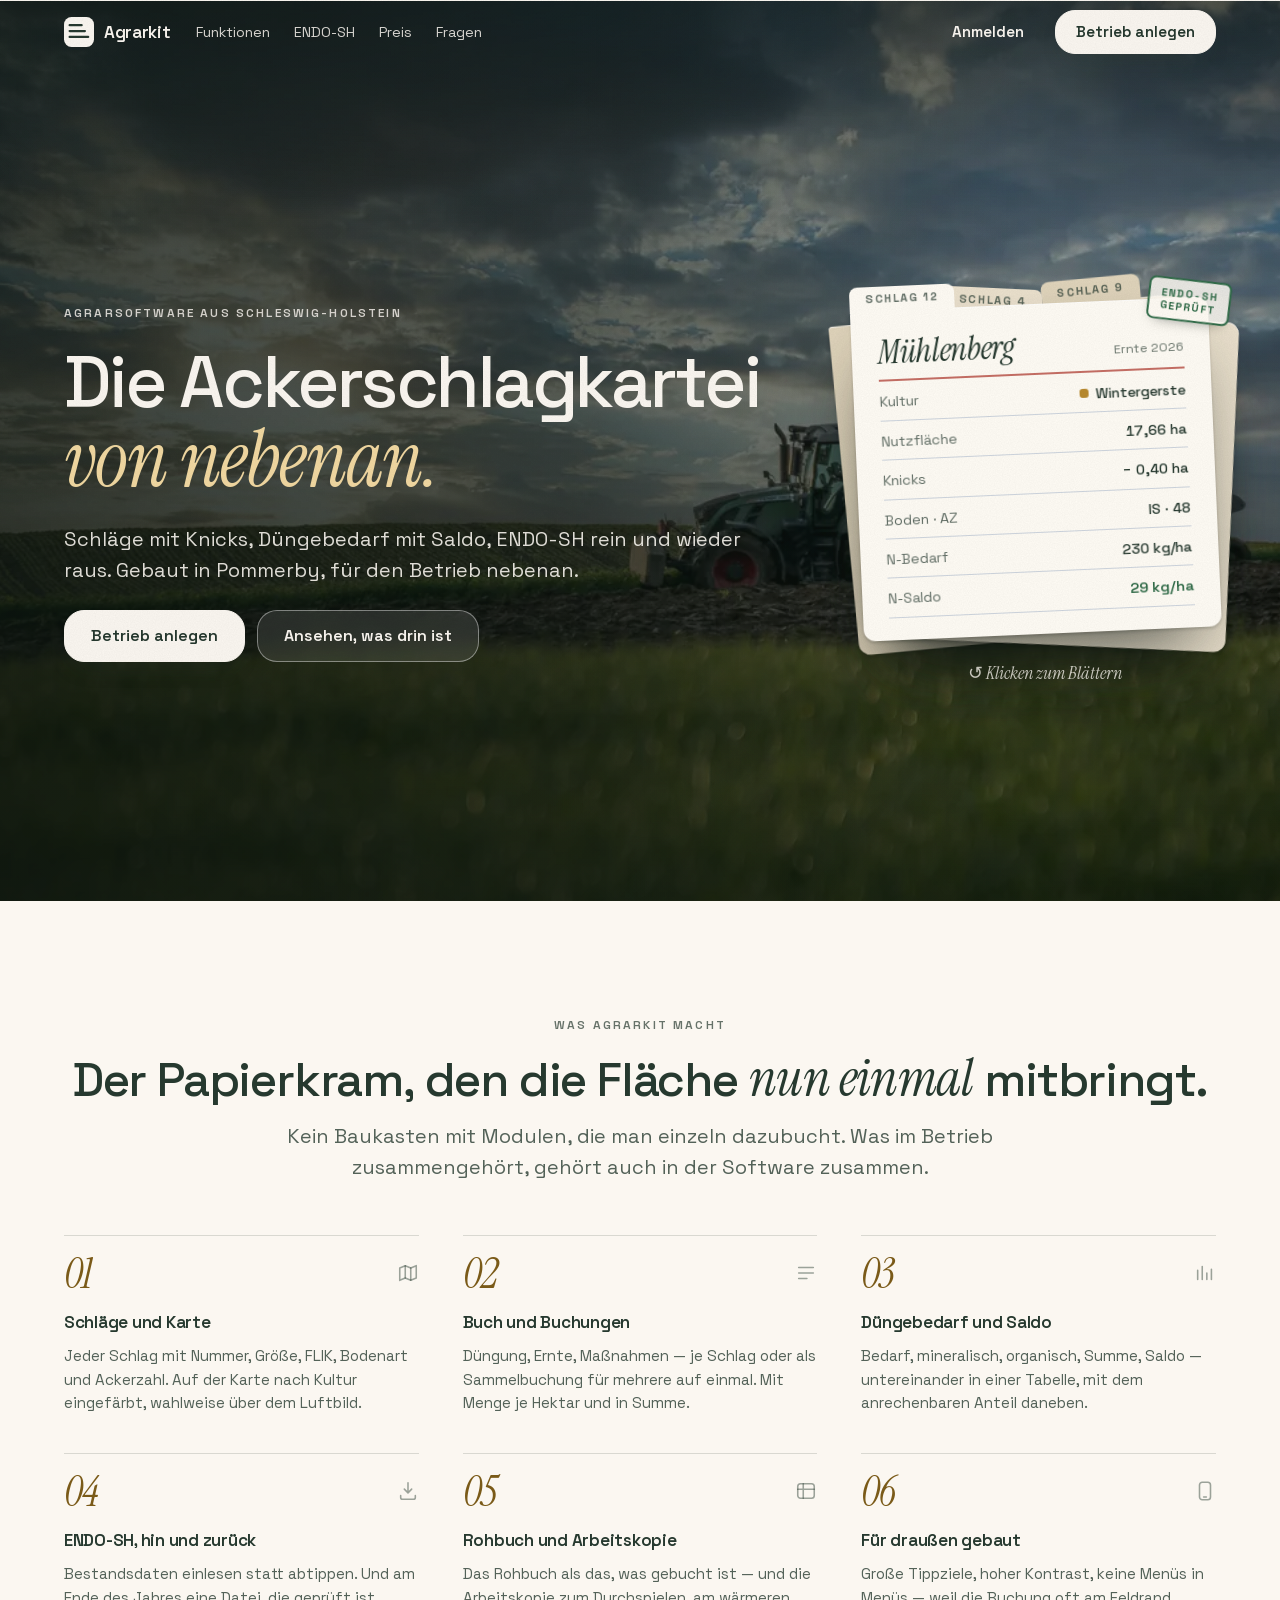
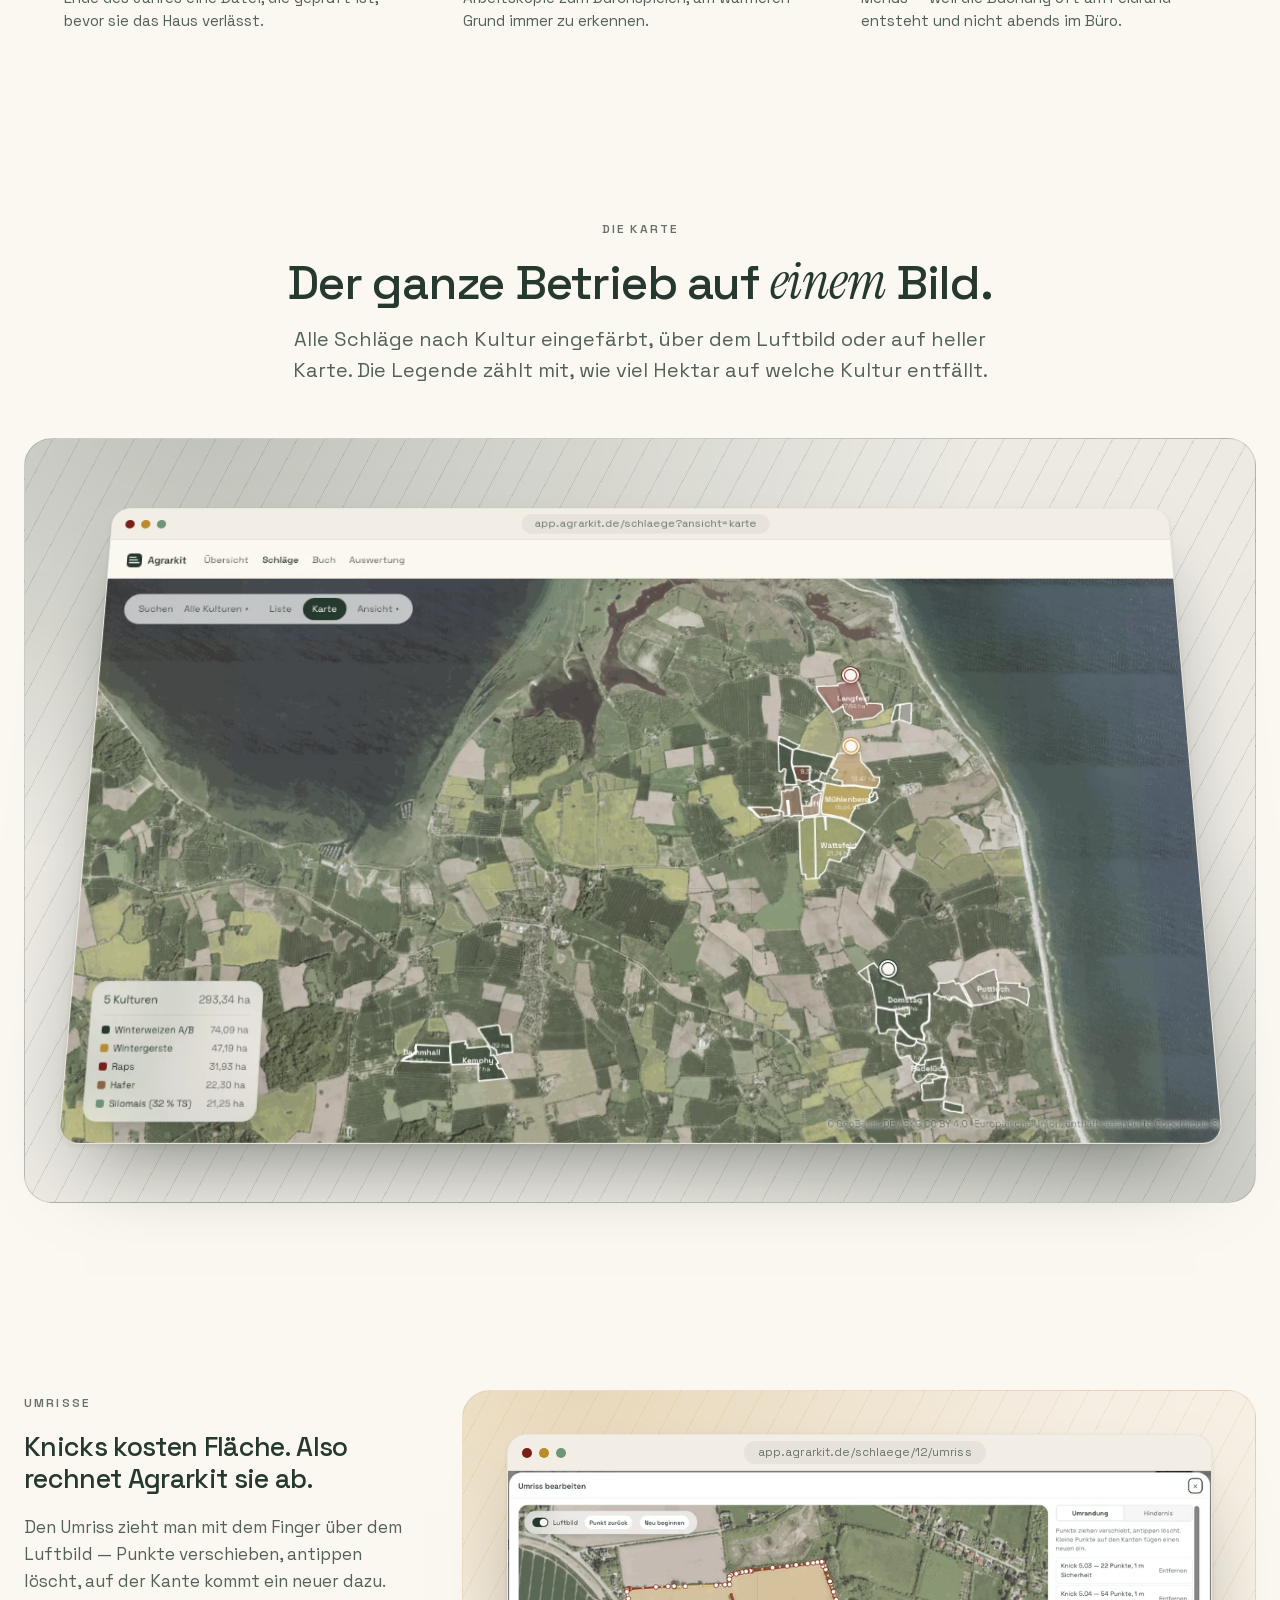
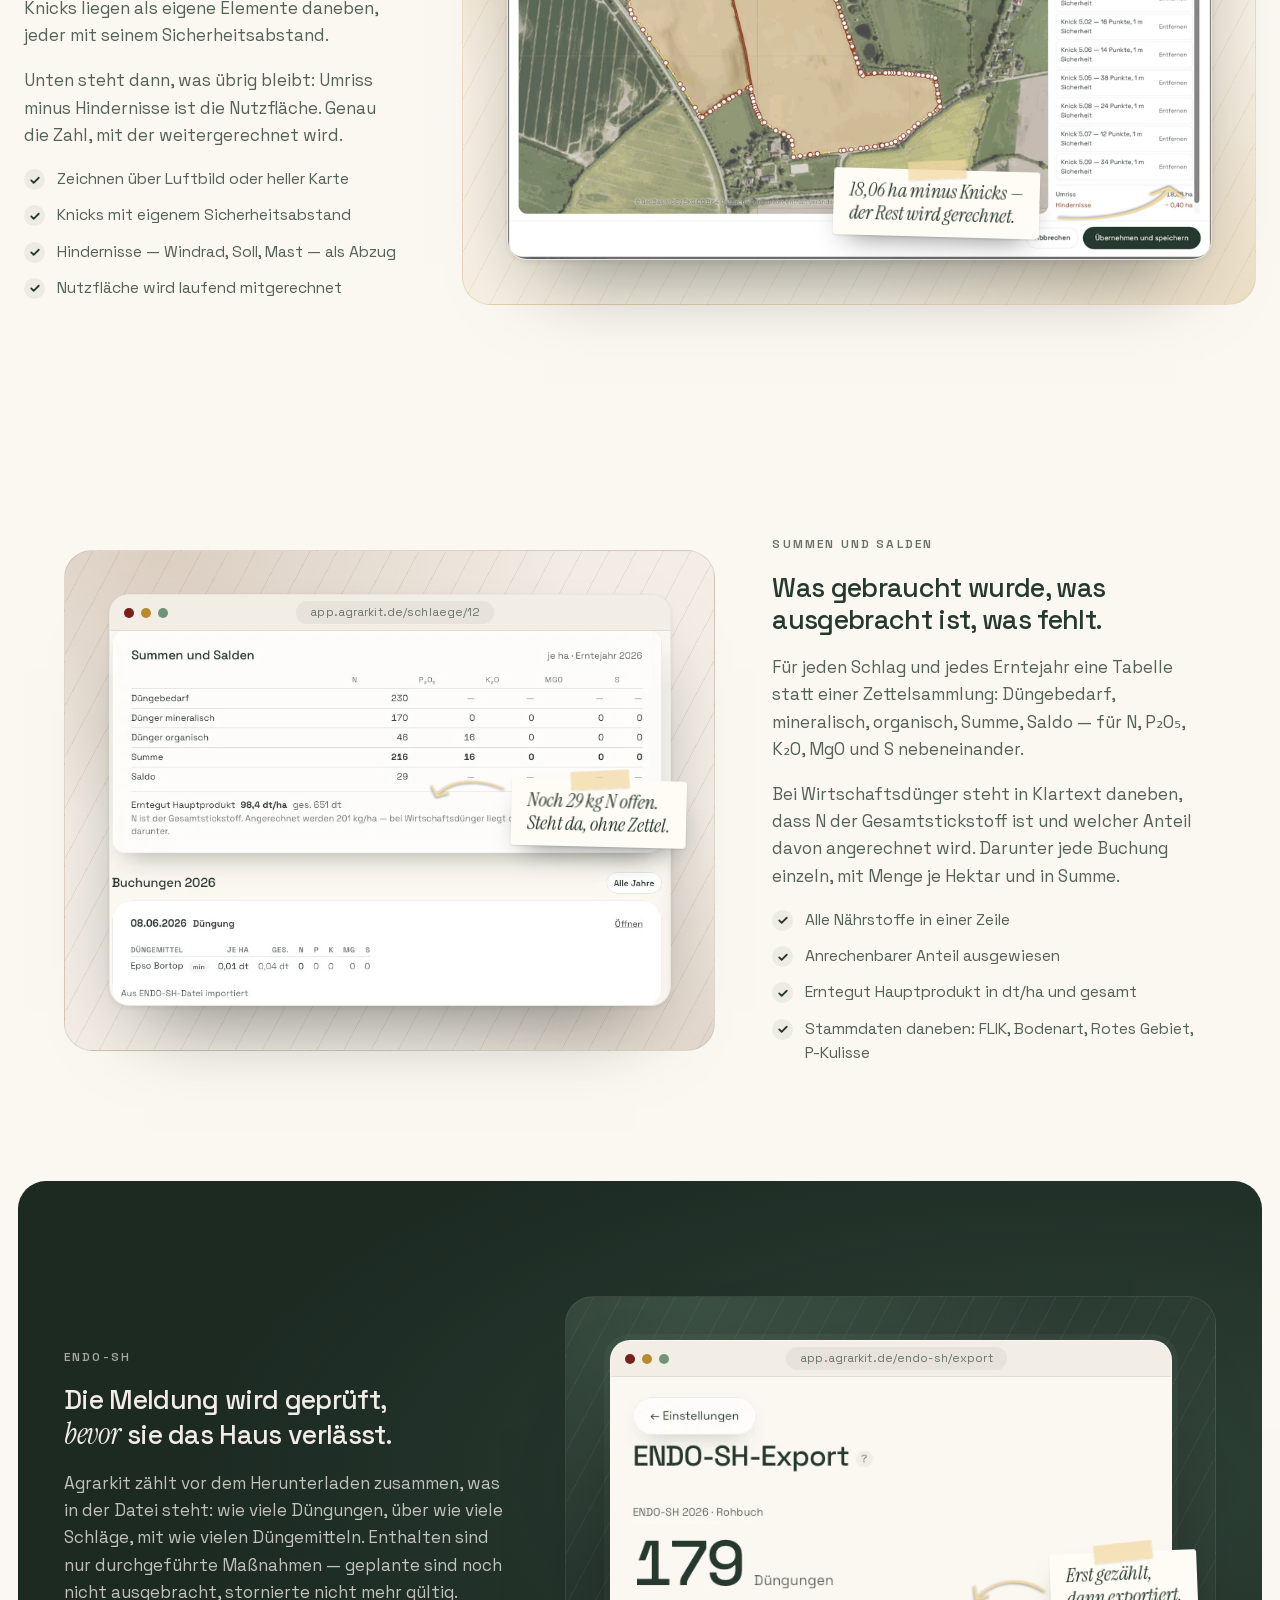
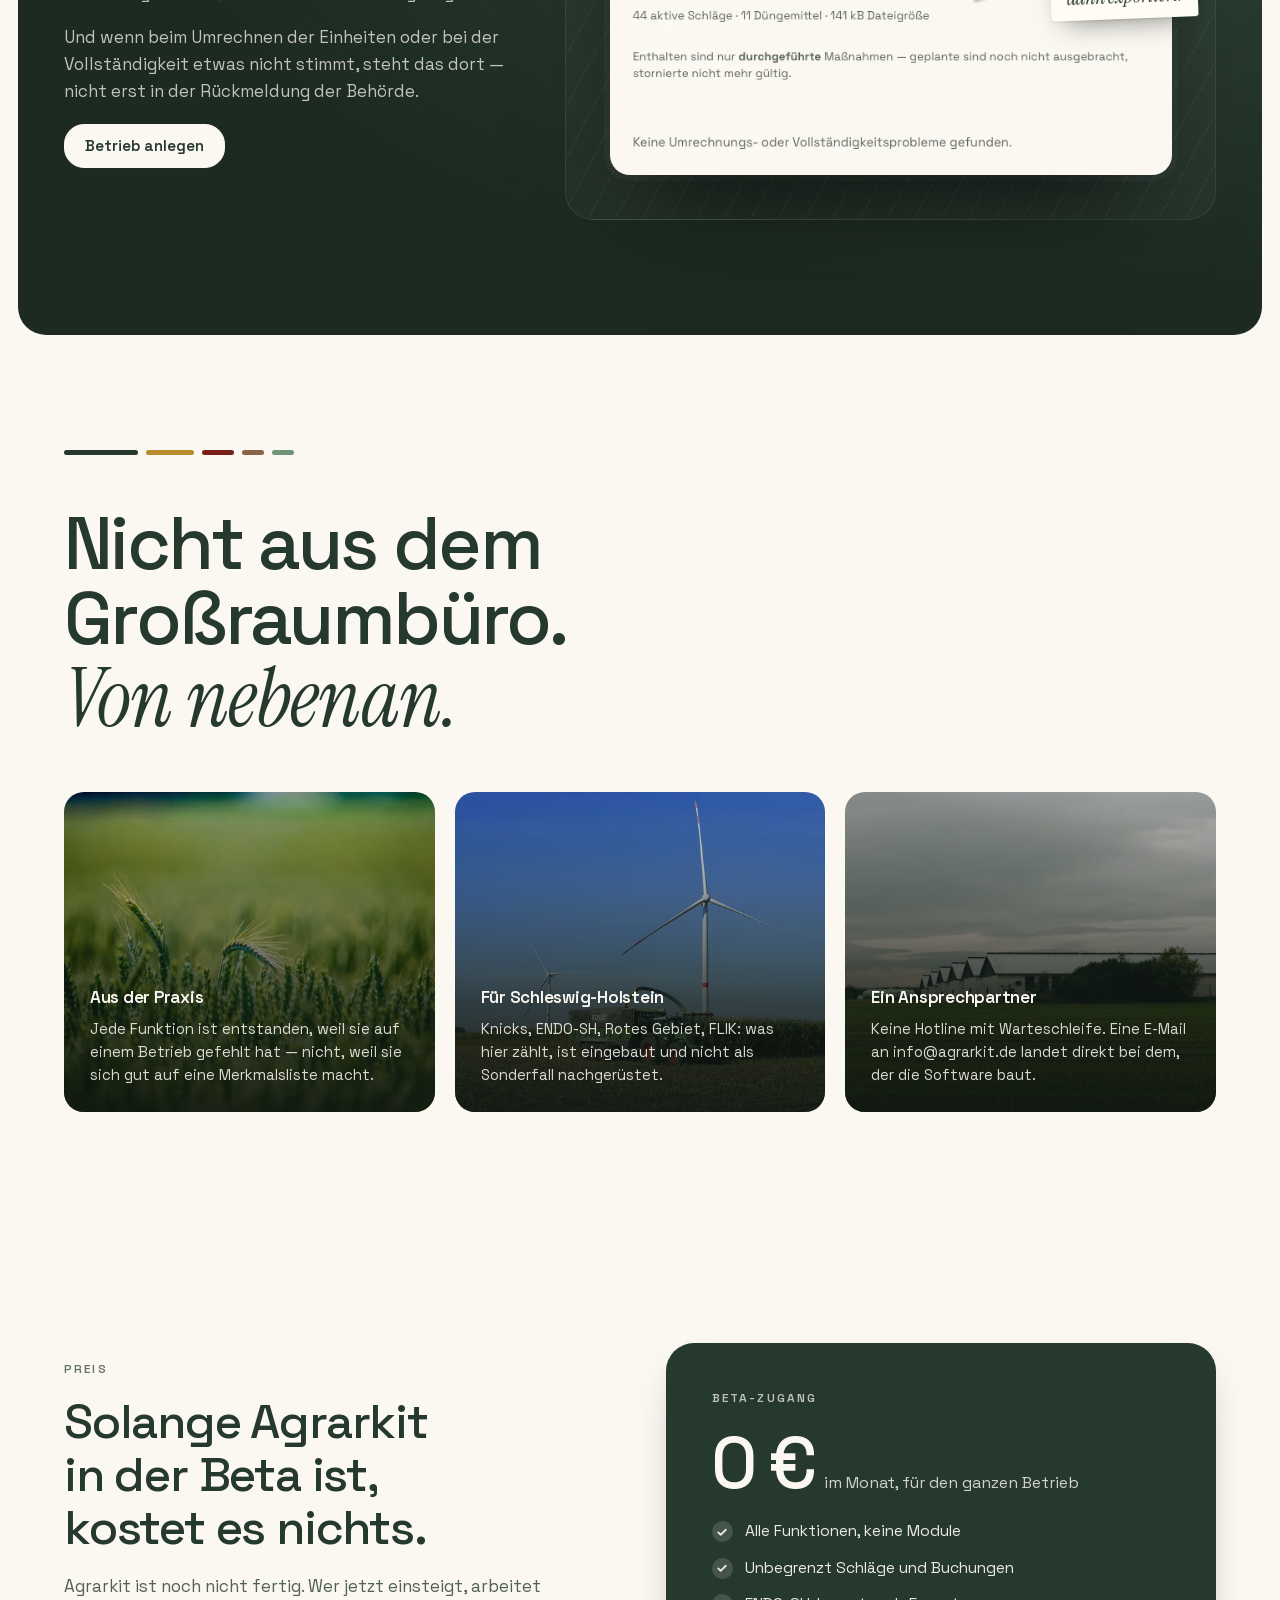
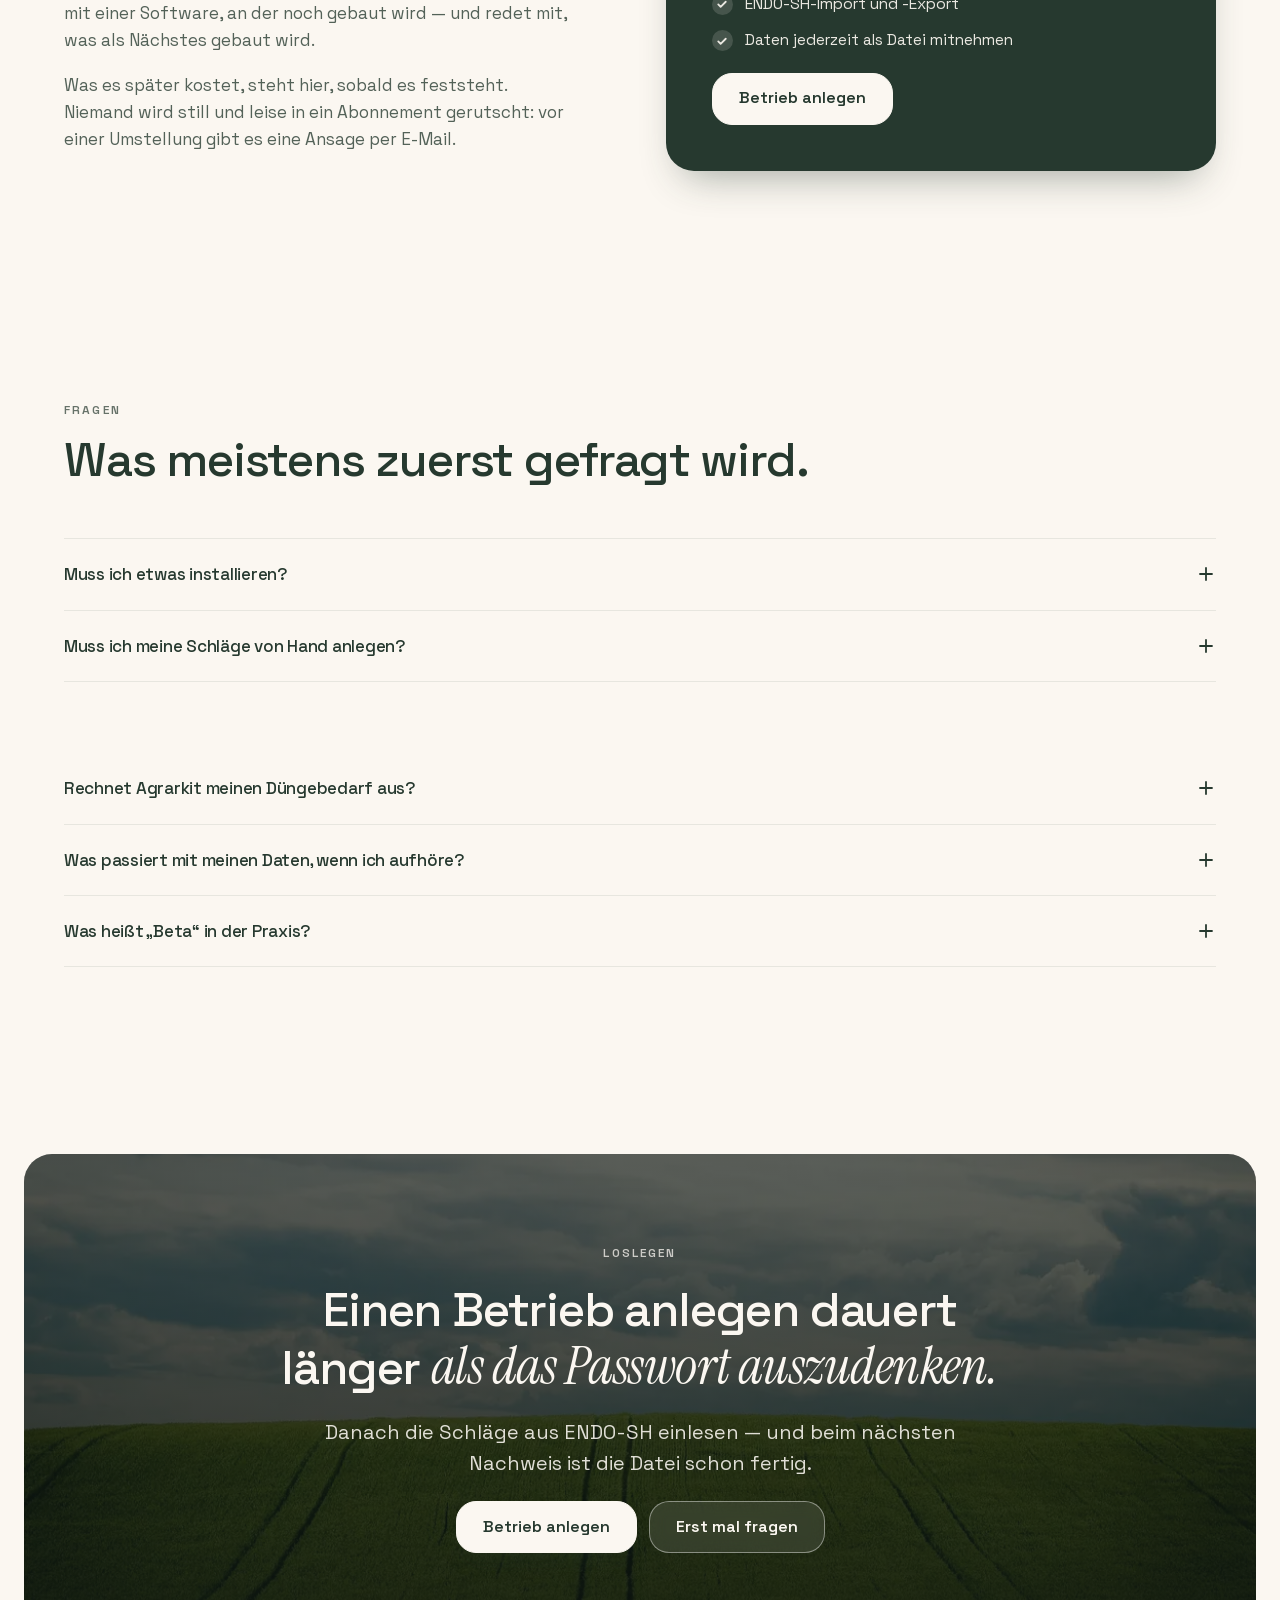
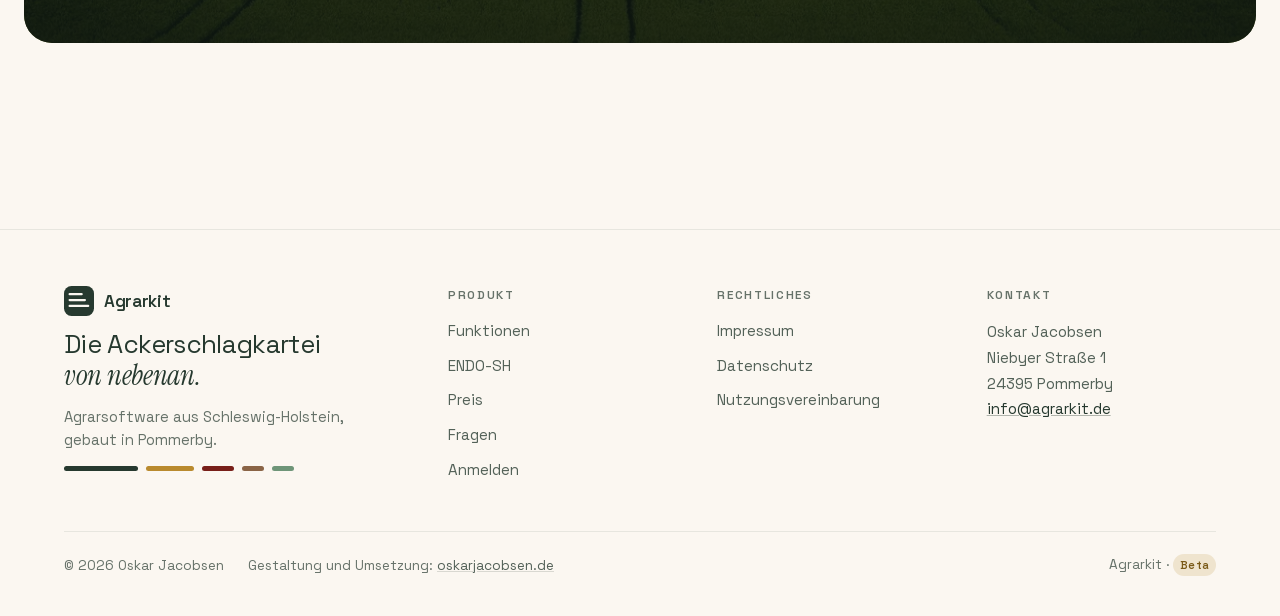
<file: index.html>
<!DOCTYPE html>
<html lang="de">
<head>
<meta charset="utf-8">
<meta name="viewport" content="width=device-width, initial-scale=1">
<title>Agrarkit — Die Ackerschlagkartei von nebenan</title>
<meta name="description" content="Agrarkit ist eine Ackerschlagkartei für den norddeutschen Betrieb: Schläge mit Knicks und Hindernissen, Düngebedarf mit Saldo, ENDO-SH-Import und -Export. Läuft im Browser, auch auf dem Handy im Schlepper.">
<link rel="canonical" href="https://agrarkit.de/">

<link rel="icon" href="assets/img/favicon.svg" type="image/svg+xml">
<link rel="icon" href="assets/img/icon-32.png" sizes="32x32">
<link rel="apple-touch-icon" href="assets/img/apple-touch-icon.png">
<meta name="theme-color" content="#FBF7F1" media="(prefers-color-scheme: light)">
<meta name="theme-color" content="#171E1A" media="(prefers-color-scheme: dark)">

<meta property="og:type" content="website">
<meta property="og:locale" content="de_DE">
<meta property="og:site_name" content="Agrarkit">
<meta property="og:title" content="Agrarkit — Die Ackerschlagkartei von nebenan">
<meta property="og:description" content="Schläge, Düngung und ENDO-SH in einem Programm. Läuft im Browser, auch auf dem Handy im Schlepper.">
<meta property="og:url" content="https://agrarkit.de/">
<meta property="og:image" content="https://agrarkit.de/assets/img/og.jpg">
<meta property="og:image:width" content="1200">
<meta property="og:image:height" content="630">
<meta name="twitter:card" content="summary_large_image">

<link rel="preload" href="assets/fonts/SpaceGrotesk-Regular.woff2" as="font" type="font/woff2" crossorigin>
<link rel="preload" href="assets/fonts/SpaceGrotesk-Medium.woff2" as="font" type="font/woff2" crossorigin>
<link rel="preload" href="assets/fonts/InstrumentSerif-Italic.woff2" as="font" type="font/woff2" crossorigin>
<script>document.documentElement.classList.add("js")</script>
<link rel="stylesheet" href="assets/css/agrarkit.css?v=2026-09-28-2">

<script type="application/ld+json">
{
  "@context": "https://schema.org",
  "@type": "SoftwareApplication",
  "name": "Agrarkit",
  "applicationCategory": "BusinessApplication",
  "operatingSystem": "Web",
  "url": "https://agrarkit.de/",
  "inLanguage": "de",
  "slogan": "Die Ackerschlagkartei von nebenan",
  "description": "Ackerschlagkartei für den norddeutschen Betrieb: Schläge mit Knicks und Hindernissen, Düngebedarf mit Saldo, ENDO-SH-Import und -Export.",
  "author": {
    "@type": "Person",
    "name": "Oskar Jacobsen",
    "url": "https://oskarjacobsen.de"
  }
}
</script>
</head>

<body class="hat-held">
<a class="zum-inhalt" href="#inhalt">Zum Inhalt springen</a>

<header class="kopf">
  <div class="huelle kopf-innen">
    <a class="marke-wort" href="./">
      <svg viewBox="0 0 32 32" aria-hidden="true" focusable="false">
        <rect width="32" height="32" rx="8" fill="#26392F"/>
        <g stroke="#FBF7F1" stroke-width="2.4" stroke-linecap="round" fill="none">
          <path d="M6.02 21.25 H25.79"/><path d="M6.02 15.01 H22.30"/><path d="M6.02 8.74 H18.82"/>
        </g>
      </svg>
      Agrarkit
    </a>

    <nav class="kopf-nav" aria-label="Hauptnavigation">
      <a href="#funktionen">Funktionen</a>
      <a href="#endo-sh">ENDO-SH</a>
      <a href="#preis">Preis</a>
      <a href="#fragen">Fragen</a>
    </nav>

    <div class="kopf-rechts">
      <a class="knopf knopf-still nur-breit" href="https://app.agrarkit.de">Anmelden</a>
      <a class="knopf knopf-primaer" href="https://app.agrarkit.de/registrieren">Betrieb anlegen</a>

      <details class="kopf-menue">
        <summary aria-label="Menü">
          <svg class="strich-zu" viewBox="0 0 20 20" fill="none" stroke="currentColor" stroke-width="1.8" stroke-linecap="round" aria-hidden="true">
            <path d="M3 6h14M3 10h14M3 14h14"/>
          </svg>
          <svg class="strich-x" viewBox="0 0 20 20" fill="none" stroke="currentColor" stroke-width="1.8" stroke-linecap="round" aria-hidden="true">
            <path d="M5 5l10 10M15 5L5 15"/>
          </svg>
        </summary>
        <div class="menue-blatt">
          <a href="#funktionen">Funktionen</a>
          <a href="#endo-sh">ENDO-SH</a>
          <a href="#preis">Preis</a>
          <a href="#fragen">Fragen</a>
          <a href="https://app.agrarkit.de">Anmelden</a>
        </div>
      </details>
    </div>
  </div>
</header>

<main id="inhalt">

  <!-- ====================================================================
       Held
       ==================================================================== -->
  <section class="held">
      <div class="held-bild">
        <img src="assets/img/hero-pflug.webp"
             srcset="assets/img/hero-pflug-800.webp 800w,
                     assets/img/hero-pflug-1280.webp 1280w,
                     assets/img/hero-pflug.webp 1920w"
             sizes="100vw"
             width="1920" height="1179" fetchpriority="high"
             alt="Schlepper mit Pflug auf einem Acker bei tiefstehender Sonne">
        <div class="held-licht" aria-hidden="true"></div>

        <div class="huelle held-huelle">
        <div class="held-inhalt">
          <span class="augenbraue">Agrarsoftware aus Schleswig-Holstein</span>
          <h1 class="titel-held">Die Ackerschlag&shy;kartei <em class="serif">von nebenan.</em></h1>
          <p class="fliess-gross">
            Schläge mit Knicks, Düngebedarf mit Saldo, ENDO&#8209;SH rein und
            wieder raus. Gebaut in Pommerby, für den Betrieb nebenan.
          </p>
          <div class="knopf-reihe auf-dunkel">
            <a class="knopf knopf-primaer knopf-gross" href="https://app.agrarkit.de/registrieren">Betrieb anlegen</a>
            <a class="knopf knopf-gross" href="#funktionen">Ansehen, was drin ist</a>
          </div>
        </div>

        <!-- Karteikasten: das Leitbild der Seite. Drei Beispielkarten, die
             Namen und Kulturen stammen aus dem Bildschirmfoto der Karte
             weiter unten, die Zahlen sind ein Beispiel. Antippen blaettert
             (kartei.js); ohne Skript bleibt die vorderste Karte stehen. -->
        <div class="kartei">
          <div class="kartei-stapel">
            <div class="kartei-blatt" data-pos="0">
              <span class="kartei-reiter">Schlag 12</span>
              <div class="kartei-kopf">
                <span class="kartei-name">Mühlenberg</span>
                <span class="kartei-jahr zahl">Ernte 2026</span>
              </div>
              <dl class="kartei-zeilen">
                <div><dt>Kultur</dt><dd><i class="punkt punkt-gerste"></i>Wintergerste</dd></div>
                <div><dt>Nutzfläche</dt><dd class="zahl">17,66 ha</dd></div>
                <div><dt>Knicks</dt><dd class="zahl">− 0,40 ha</dd></div>
                <div><dt>Boden · AZ</dt><dd class="zahl">lS · 48</dd></div>
                <div><dt>N-Bedarf</dt><dd class="zahl">230 kg/ha</dd></div>
                <div><dt>N-Saldo</dt><dd class="zahl kartei-saldo">29 kg/ha</dd></div>
              </dl>
              <span class="kartei-stempel">ENDO&#8209;SH<br>geprüft</span>
            </div>
            <div class="kartei-blatt" data-pos="1" aria-hidden="true">
              <span class="kartei-reiter">Schlag 4</span>
              <div class="kartei-kopf">
                <span class="kartei-name">Langfeld</span>
                <span class="kartei-jahr zahl">Ernte 2026</span>
              </div>
              <dl class="kartei-zeilen">
                <div><dt>Kultur</dt><dd><i class="punkt punkt-raps"></i>Raps</dd></div>
                <div><dt>Nutzfläche</dt><dd class="zahl">12,84 ha</dd></div>
                <div><dt>Knicks</dt><dd class="zahl">− 0,22 ha</dd></div>
                <div><dt>Boden · AZ</dt><dd class="zahl">sL · 55</dd></div>
                <div><dt>N-Bedarf</dt><dd class="zahl">200 kg/ha</dd></div>
                <div><dt>N-Saldo</dt><dd class="zahl kartei-saldo">12 kg/ha</dd></div>
              </dl>
              <span class="kartei-stempel">ENDO&#8209;SH<br>geprüft</span>
            </div>
            <div class="kartei-blatt" data-pos="2" aria-hidden="true">
              <span class="kartei-reiter">Schlag 9</span>
              <div class="kartei-kopf">
                <span class="kartei-name">Domstag</span>
                <span class="kartei-jahr zahl">Ernte 2026</span>
              </div>
              <dl class="kartei-zeilen">
                <div><dt>Kultur</dt><dd><i class="punkt punkt-weizen"></i>Winterweizen A/B</dd></div>
                <div><dt>Nutzfläche</dt><dd class="zahl">8,42 ha</dd></div>
                <div><dt>Knicks</dt><dd class="zahl">− 0,31 ha</dd></div>
                <div><dt>Boden · AZ</dt><dd class="zahl">lS · 52</dd></div>
                <div><dt>N-Bedarf</dt><dd class="zahl">196 kg/ha</dd></div>
                <div><dt>N-Saldo</dt><dd class="zahl kartei-saldo">3 kg/ha</dd></div>
              </dl>
              <span class="kartei-stempel">ENDO&#8209;SH<br>geprüft</span>
            </div>
            <button type="button" class="kartei-weiter"><span class="unsichtbar">Nächste Beispielkarte zeigen</span></button>
          </div>
          <p class="kartei-hinweis" aria-hidden="true"><span class="hinweis-maus">Klicken zum Blättern</span><span class="hinweis-finger">Antippen zum Blättern</span></p>
          <p class="unsichtbar" aria-live="polite" data-kartei-ansage></p>
        </div>
        </div>
      </div>
  </section>

  <!-- ====================================================================
       Funktionen
       ==================================================================== -->
  <section class="abschnitt" id="funktionen">
    <div class="huelle">
      <div class="abschnitt-kopf mitte">
        <span class="augenbraue">Was Agrarkit macht</span>
        <h2 class="titel-gross">Der Papierkram, den die Fläche <em class="serif">nun einmal</em> mitbringt.</h2>
        <p class="fliess-gross">
          Kein Baukasten mit Modulen, die man einzeln dazubucht. Was im Betrieb
          zusammengehört, gehört auch in der Software zusammen.
        </p>
      </div>

      <div class="raster raster-3 raster-funktionen">
        <article class="funktion">
          <span class="funktion-nr zahl" aria-hidden="true">01</span>
          <span class="funktion-zeichen" aria-hidden="true">
            <svg viewBox="0 0 24 24" fill="none" stroke="currentColor" stroke-width="1.7" stroke-linecap="round" stroke-linejoin="round">
              <path d="M3 6.5 9 4l6 2.5L21 4v13.5L15 20l-6-2.5L3 20z"/><path d="M9 4v13.5M15 6.5V20"/>
            </svg>
          </span>
          <h3 class="titel-klein">Schläge und Karte</h3>
          <p>
            Jeder Schlag mit Nummer, Größe, FLIK, Bodenart und Ackerzahl.
            Auf der Karte nach Kultur eingefärbt, wahlweise über dem Luftbild.
          </p>
        </article>

        <article class="funktion">
          <span class="funktion-nr zahl" aria-hidden="true">02</span>
          <span class="funktion-zeichen" aria-hidden="true">
            <svg viewBox="0 0 24 24" fill="none" stroke="currentColor" stroke-width="1.7" stroke-linecap="round" stroke-linejoin="round">
              <path d="M4 6h16M4 12h16M4 18h9"/>
            </svg>
          </span>
          <h3 class="titel-klein">Buch und Buchungen</h3>
          <p>
            Düngung, Ernte, Maßnahmen — je Schlag oder als Sammelbuchung für
            mehrere auf einmal. Mit Menge je Hektar und in Summe.
          </p>
        </article>

        <article class="funktion">
          <span class="funktion-nr zahl" aria-hidden="true">03</span>
          <span class="funktion-zeichen" aria-hidden="true">
            <svg viewBox="0 0 24 24" fill="none" stroke="currentColor" stroke-width="1.7" stroke-linecap="round" stroke-linejoin="round">
              <path d="M4 19V9m5 10V5m5 14v-7m5 7V8"/>
            </svg>
          </span>
          <h3 class="titel-klein">Düngebedarf und Saldo</h3>
          <p>
            Bedarf, mineralisch, organisch, Summe, Saldo — untereinander in
            einer Tabelle, mit dem anrechenbaren Anteil daneben.
          </p>
        </article>

        <article class="funktion">
          <span class="funktion-nr zahl" aria-hidden="true">04</span>
          <span class="funktion-zeichen" aria-hidden="true">
            <svg viewBox="0 0 24 24" fill="none" stroke="currentColor" stroke-width="1.7" stroke-linecap="round" stroke-linejoin="round">
              <path d="M12 3v11m0 0 4-4m-4 4-4-4"/><path d="M4 17v2a2 2 0 0 0 2 2h12a2 2 0 0 0 2-2v-2"/>
            </svg>
          </span>
          <h3 class="titel-klein">ENDO&#8209;SH, hin und zurück</h3>
          <p>
            Bestandsdaten einlesen statt abtippen. Und am Ende des Jahres eine
            Datei, die geprüft ist, bevor sie das Haus verlässt.
          </p>
        </article>

        <article class="funktion">
          <span class="funktion-nr zahl" aria-hidden="true">05</span>
          <span class="funktion-zeichen" aria-hidden="true">
            <svg viewBox="0 0 24 24" fill="none" stroke="currentColor" stroke-width="1.7" stroke-linecap="round" stroke-linejoin="round">
              <rect x="3" y="4" width="18" height="16" rx="3"/><path d="M3 10h18M9 4v16"/>
            </svg>
          </span>
          <h3 class="titel-klein">Rohbuch und Arbeitskopie</h3>
          <p>
            Das Rohbuch als das, was gebucht ist — und die Arbeitskopie zum
            Durchspielen, am wärmeren Grund immer zu erkennen.
          </p>
        </article>

        <article class="funktion">
          <span class="funktion-nr zahl" aria-hidden="true">06</span>
          <span class="funktion-zeichen" aria-hidden="true">
            <svg viewBox="0 0 24 24" fill="none" stroke="currentColor" stroke-width="1.7" stroke-linecap="round" stroke-linejoin="round">
              <rect x="6" y="2.5" width="12" height="19" rx="3"/><path d="M10.5 18.5h3"/>
            </svg>
          </span>
          <h3 class="titel-klein">Für draußen gebaut</h3>
          <p>
            Große Tippziele, hoher Kontrast, keine Menüs in Menüs — weil die
            Buchung oft am Feldrand entsteht und nicht abends im Büro.
          </p>
        </article>
      </div>
    </div>
  </section>

  <!-- ====================================================================
       Schaufenster: Karte
       ==================================================================== -->
  <section class="abschnitt-eng">
    <div class="huelle huelle-breit">
      <div class="abschnitt-kopf mitte">
        <span class="augenbraue">Die Karte</span>
        <h2 class="titel-gross">Der ganze Betrieb auf <em class="serif">einem</em> Bild.</h2>
        <p class="fliess-gross">
          Alle Schläge nach Kultur eingefärbt, über dem Luftbild oder auf heller
          Karte. Die Legende zählt mit, wie viel Hektar auf welche Kultur entfällt.
        </p>
      </div>

      <div class="buehne buehne-karte" style="--ton: var(--kultur-weizen)">
      <div class="buehne-kipp">
      <figure class="schirm">
        <div class="schirm-leiste" aria-hidden="true"><i></i><i></i><i></i><span>app.agrarkit.de/schlaege?ansicht=karte</span></div>
        <img src="assets/img/app/karte.webp"
             srcset="assets/img/app/karte-1000.webp 1000w, assets/img/app/karte.webp 1570w"
             sizes="(max-width: 1440px) calc(100vw - 48px), 1392px"
             width="1570" height="878" loading="lazy"
             alt="Kartenansicht in Agrarkit: Schläge über einem Luftbild der Ostseeküste, nach Kultur eingefärbt, mit Flächenlegende unten links">
        <!-- Punkte auf echten Schlaegen des Bildschirmfotos. Lage in Prozent
             der Aufnahme, Farbe und Kultur wie in der Legende. -->
        <button type="button" class="ziel" style="--x: 69.4%; --y: 28.2%; --farbe: var(--kultur-raps)">
          <span class="unsichtbar">Langfeld</span>
          <span class="ziel-karte" aria-hidden="true"><b>Langfeld</b><span><i class="punkt punkt-raps"></i>Raps</span></span>
        </button>
        <button type="button" class="ziel" style="--x: 69.2%; --y: 39.8%; --farbe: var(--kultur-gerste)">
          <span class="unsichtbar">Mühlenberg</span>
          <span class="ziel-karte" aria-hidden="true"><b>Mühlenberg</b><span><i class="punkt punkt-gerste"></i>Wintergerste</span></span>
        </button>
        <button type="button" class="ziel" style="--x: 71.9%; --y: 74.4%; --farbe: var(--kultur-weizen)">
          <span class="unsichtbar">Domstag</span>
          <span class="ziel-karte" aria-hidden="true"><b>Domstag</b><span><i class="punkt punkt-weizen"></i>Winterweizen A/B</span></span>
        </button>
      </figure>
      </div>
      <p class="notiz notiz-karte" aria-hidden="true">293 ha, fünf Kulturen —<br>die Legende zählt mit.<svg class="notiz-pfeil" viewBox="0 0 80 60" preserveAspectRatio="none" aria-hidden="true"><path pathLength="1" d="M74 6 C 52 4, 22 14, 12 48"/><path pathLength="1" d="M4 38 L 12 50 L 22 40"/></svg></p>
      </div>
    </div>
  </section>

  <!-- ====================================================================
       Schaufenster: Umriss, Knicks, Hindernisse
       ==================================================================== -->
  <section class="abschnitt">
    <div class="huelle huelle-breit">
      <div class="schaufenster schaufenster-zwei schaufenster-bildlastig">
        <div class="schaufenster-text">
          <span class="augenbraue">Umrisse</span>
          <h2 class="titel-mittel">Knicks kosten Fläche. Also rechnet Agrarkit sie ab.</h2>
          <p class="fliess">
            Den Umriss zieht man mit dem Finger über dem Luftbild — Punkte
            verschieben, antippen löscht, auf der Kante kommt ein neuer dazu.
            Knicks liegen als eigene Elemente daneben, jeder mit seinem
            Sicherheitsabstand.
          </p>
          <p class="fliess">
            Unten steht dann, was übrig bleibt: Umriss minus Hindernisse ist
            die Nutzfläche. Genau die Zahl, mit der weitergerechnet wird.
          </p>
          <ul class="haken">
            <li>Zeichnen über Luftbild oder heller Karte</li>
            <li>Knicks mit eigenem Sicherheitsabstand</li>
            <li>Hindernisse — Windrad, Soll, Mast — als Abzug</li>
            <li>Nutzfläche wird laufend mitgerechnet</li>
          </ul>
        </div>

        <div class="buehne" style="--ton: var(--kultur-gerste)">
        <div class="buehne-kipp">
        <figure class="schirm">
          <div class="schirm-leiste" aria-hidden="true"><i></i><i></i><i></i><span>app.agrarkit.de/schlaege/12/umriss</span></div>
          <img src="assets/img/app/umriss.webp"
               srcset="assets/img/app/umriss-940.webp 940w, assets/img/app/umriss.webp 1504w"
               sizes="(max-width: 1000px) calc(100vw - 48px), 840px"
               width="1504" height="830" loading="lazy"
               alt="Dialog „Umriss bearbeiten“: ein Schlag über dem Luftbild mit gesetzten Punkten, rechts die Liste der Knicks mit Punktzahl und Sicherheitsabstand">
        </figure>
        </div>
        <p class="notiz notiz-umriss" aria-hidden="true">18,06 ha minus Knicks —<br>der Rest wird gerechnet.<svg class="notiz-pfeil" viewBox="0 0 80 60" preserveAspectRatio="none" aria-hidden="true"><path pathLength="1" d="M74 6 C 52 4, 22 14, 12 48"/><path pathLength="1" d="M4 38 L 12 50 L 22 40"/></svg></p>
        </div>
      </div>
    </div>
  </section>

  <!-- ====================================================================
       Schaufenster: Düngebedarf und Saldo
       ==================================================================== -->
  <section class="abschnitt">
    <div class="huelle">
      <div class="schaufenster schaufenster-zwei schaufenster-gedreht">
        <div class="schaufenster-text">
          <span class="augenbraue">Summen und Salden</span>
          <h2 class="titel-mittel">Was gebraucht wurde, was ausgebracht ist, was fehlt.</h2>
          <p class="fliess">
            Für jeden Schlag und jedes Erntejahr eine Tabelle statt einer
            Zettelsammlung: Düngebedarf, mineralisch, organisch, Summe, Saldo —
            für N, P₂O₅, K₂O, MgO und S nebeneinander.
          </p>
          <p class="fliess">
            Bei Wirtschaftsdünger steht in Klartext daneben, dass N der
            Gesamtstickstoff ist und welcher Anteil davon angerechnet wird.
            Darunter jede Buchung einzeln, mit Menge je Hektar und in Summe.
          </p>
          <ul class="haken">
            <li>Alle Nährstoffe in einer Zeile</li>
            <li>Anrechenbarer Anteil ausgewiesen</li>
            <li>Erntegut Hauptprodukt in dt/ha und gesamt</li>
            <li>Stammdaten daneben: FLIK, Bodenart, Rotes Gebiet, P&#8209;Kulisse</li>
          </ul>
        </div>

        <div class="buehne" style="--ton: var(--kultur-hafer)">
        <div class="buehne-kipp">
        <figure class="schirm">
          <div class="schirm-leiste" aria-hidden="true"><i></i><i></i><i></i><span>app.agrarkit.de/schlaege/12</span></div>
          <img src="assets/img/app/schlag.webp"
               sizes="(max-width: 1000px) calc(100vw - 48px), 640px"
               width="830" height="554" loading="lazy"
               alt="Tabelle „Summen und Salden“ in Agrarkit: Düngebedarf, mineralisch, organisch, Summe und Saldo für N, P₂O₅, K₂O, MgO und S, darunter die erste Buchung des Jahres">
        </figure>
        </div>
        <p class="notiz notiz-schlag" aria-hidden="true">Noch 29 kg N offen.<br>Steht da, ohne Zettel.<svg class="notiz-pfeil" viewBox="0 0 80 60" preserveAspectRatio="none" aria-hidden="true"><path pathLength="1" d="M74 6 C 52 4, 22 14, 12 48"/><path pathLength="1" d="M4 38 L 12 50 L 22 40"/></svg></p>
        </div>
      </div>
    </div>
  </section>

  <!-- ====================================================================
       ENDO-SH
       ==================================================================== -->
  <section class="abschnitt abschnitt-dunkel" id="endo-sh">
    <div class="huelle">
      <div class="schaufenster schaufenster-zwei">
        <div class="schaufenster-text">
          <span class="augenbraue">ENDO&#8209;SH</span>
          <h2 class="titel-mittel">Die Meldung wird geprüft, <em class="serif">bevor</em> sie das Haus verlässt.</h2>
          <p class="fliess">
            Agrarkit zählt vor dem Herunterladen zusammen, was in der Datei
            steht: wie viele Düngungen, über wie viele Schläge, mit wie vielen
            Düngemitteln. Enthalten sind nur durchgeführte Maßnahmen — geplante
            sind noch nicht ausgebracht, stornierte nicht mehr gültig.
          </p>
          <p class="fliess">
            Und wenn beim Umrechnen der Einheiten oder bei der Vollständigkeit
            etwas nicht stimmt, steht das dort — nicht erst in der Rückmeldung
            der Behörde.
          </p>
          <div class="knopf-reihe auf-dunkel">
            <a class="knopf knopf-primaer" href="https://app.agrarkit.de/registrieren">Betrieb anlegen</a>
          </div>
        </div>

        <div class="buehne" style="--ton: var(--kultur-mais)">
        <div class="buehne-kipp">
        <figure class="schirm">
          <div class="schirm-leiste" aria-hidden="true"><i></i><i></i><i></i><span>app.agrarkit.de/endo-sh/export</span></div>
          <img src="assets/img/app/export.webp"
               sizes="(max-width: 1000px) calc(100vw - 48px), 640px"
               width="670" height="475" loading="lazy"
               alt="ENDO-SH-Export in Agrarkit: 179 Düngungen über 44 aktive Schläge, mit dem Hinweis, dass keine Umrechnungs- oder Vollständigkeitsprobleme gefunden wurden">
        </figure>
        </div>
        <p class="notiz notiz-export" aria-hidden="true">Erst gezählt,<br>dann exportiert.<svg class="notiz-pfeil" viewBox="0 0 80 60" preserveAspectRatio="none" aria-hidden="true"><path pathLength="1" d="M74 6 C 52 4, 22 14, 12 48"/><path pathLength="1" d="M4 38 L 12 50 L 22 40"/></svg></p>
        </div>
      </div>
    </div>
  </section>

  <!-- ====================================================================
       Bildkarten
       ==================================================================== -->
  <section class="abschnitt">
    <div class="huelle">
      <div class="abschnitt-kopf">
        <div class="kulturstreifen" aria-hidden="true"><span></span><span></span><span></span><span></span><span></span></div>
        <span class="augenbraue">Warum es Agrarkit gibt</span>
        <h2 class="titel-gross titel-aussage">Nicht aus dem Großraumbüro. <em class="serif">Von nebenan.</em></h2>
      </div>

      <div class="raster raster-3">
        <article class="bildkarte">
          <img src="assets/img/praxis-aehren.webp"
               srcset="assets/img/praxis-aehren-600.webp 600w, assets/img/praxis-aehren.webp 900w"
               sizes="(max-width: 700px) 100vw, (max-width: 1000px) 50vw, 33vw"
               width="900" height="675" loading="lazy"
               alt="Grüne Getreideähren aus der Nähe, dahinter der Bestand unscharf">
          <span class="bildkarte-inhalt">
            <span class="titel-klein">Aus der Praxis</span>
            <p>
              Jede Funktion ist entstanden, weil sie auf einem Betrieb gefehlt
              hat — nicht, weil sie sich gut auf eine Merkmalsliste macht.
            </p>
          </span>
        </article>

        <article class="bildkarte">
          <img src="assets/img/sh-wind.webp"
               srcset="assets/img/sh-wind-600.webp 600w, assets/img/sh-wind.webp 900w"
               sizes="(max-width: 700px) 100vw, (max-width: 1000px) 50vw, 33vw"
               width="900" height="675" loading="lazy"
               alt="Häcksler und Schlepper mit Ladewagen am Maisschlag, dahinter zwei Windräder">
          <span class="bildkarte-inhalt">
            <span class="titel-klein">Für Schleswig-Holstein</span>
            <p>
              Knicks, ENDO&#8209;SH, Rotes Gebiet, FLIK: was hier zählt, ist
              eingebaut und nicht als Sonderfall nachgerüstet.
            </p>
          </span>
        </article>

        <article class="bildkarte">
          <img src="assets/img/hof.webp"
               srcset="assets/img/hof-600.webp 600w, assets/img/hof.webp 900w"
               sizes="(max-width: 700px) 100vw, (max-width: 1000px) 50vw, 33vw"
               width="900" height="675" loading="lazy"
               alt="Hofgebäude hinter einem frisch aufgelaufenen Schlag unter grauem Himmel">
          <span class="bildkarte-inhalt">
            <span class="titel-klein">Ein Ansprechpartner</span>
            <p>
              Keine Hotline mit Warteschleife. Eine E-Mail an
              info@agrarkit.de landet direkt bei dem, der die Software baut.
            </p>
          </span>
        </article>
      </div>
    </div>
  </section>

  <!-- ====================================================================
       Preis

       Bestätigt: in der Beta unentgeltlich, ein Preis für danach steht noch
       nicht fest. Wenn sich das ändert, sind es zwei Stellen — dieser
       Abschnitt und die Frage „Was heißt ‚Beta‘ in der Praxis?".
       ==================================================================== -->
  <section class="abschnitt" id="preis">
    <div class="huelle">
      <div class="preis">
        <div class="schaufenster-text">
          <span class="augenbraue">Preis</span>
          <h2 class="titel-gross">Solange Agrarkit in der Beta ist, kostet es nichts.</h2>
          <p class="fliess">
            Agrarkit ist noch nicht fertig. Wer jetzt einsteigt, arbeitet mit
            einer Software, an der noch gebaut wird — und redet mit, was als
            Nächstes gebaut wird.
          </p>
          <p class="fliess">
            Was es später kostet, steht hier, sobald es feststeht. Niemand wird
            still und leise in ein Abonnement gerutscht: vor einer Umstellung
            gibt es eine Ansage per E-Mail.
          </p>
        </div>

        <div class="preis-panel">
          <span class="augenbraue">Beta-Zugang</span>
          <p class="preis-zahl"><strong>0 €</strong> <span>im Monat, für den ganzen Betrieb</span></p>
          <ul class="haken">
            <li>Alle Funktionen, keine Module</li>
            <li>Unbegrenzt Schläge und Buchungen</li>
            <li>ENDO&#8209;SH-Import und -Export</li>
            <li>Daten jederzeit als Datei mitnehmen</li>
          </ul>
          <a class="knopf knopf-primaer knopf-gross" href="https://app.agrarkit.de/registrieren">Betrieb anlegen</a>
        </div>
      </div>
    </div>
  </section>

  <!-- ====================================================================
       Fragen
       ==================================================================== -->
  <section class="abschnitt" id="fragen">
    <div class="huelle">
      <div class="abschnitt-kopf">
        <span class="augenbraue">Fragen</span>
        <h2 class="titel-gross">Was meistens zuerst gefragt wird.</h2>
      </div>

      <div class="fragen">
        <details class="frage">
          <summary>Muss ich etwas installieren?</summary>
          <div class="frage-text">
            <p>
              Nein. Agrarkit läuft im Browser — auf dem Rechner im Büro genauso
              wie auf dem Handy im Schlepper. Es gibt nichts einzurichten außer
              einem Betrieb und einem Passwort.
            </p>
          </div>
        </details>

        <details class="frage">
          <summary>Muss ich meine Schläge von Hand anlegen?</summary>
          <div class="frage-text">
            <p>
              Wenn Sie bereits mit ENDO&#8209;SH arbeiten, nicht: Agrarkit liest
              die Bestandsdaten ein und legt Schläge und Buchungen daraus an.
              Importierte Buchungen bleiben als solche gekennzeichnet, damit
              später erkennbar bleibt, was von wo kommt.
            </p>
          </div>
        </details>

        <details class="frage">
          <summary>Was ist der Unterschied zwischen Rohbuch und Arbeitskopie?</summary>
          <div class="frage-text">
            <p>
              Das Rohbuch ist der Stand, wie er gebucht ist. Die Arbeitskopie
              ist derselbe Betrieb zum Durchspielen — für den Fall, dass man
              etwas ausprobieren will, ohne den Nachweis anzufassen.
            </p>
            <p>
              Verwechseln kann man beide schwer: die Arbeitskopie hat einen
              wärmeren Seitengrund, sichtbar auf jedem Bildschirm.
            </p>
          </div>
        </details>

        <details class="frage">
          <summary>Rechnet Agrarkit meinen Düngebedarf aus?</summary>
          <div class="frage-text">
            <p>
              Agrarkit stellt Bedarf, Ausbringung und Saldo je Schlag und
              Erntejahr gegenüber und weist aus, welcher Anteil bei
              Wirtschaftsdünger angerechnet wird. Die fachliche Verantwortung
              für die Düngebedarfsermittlung bleibt beim Betrieb — Agrarkit
              rechnet und dokumentiert, es berät nicht.
            </p>
          </div>
        </details>

        <details class="frage">
          <summary>Was passiert mit meinen Daten, wenn ich aufhöre?</summary>
          <div class="frage-text">
            <p>
              Die Daten gehören dem Betrieb. Sie lassen sich jederzeit als
              Datei herunterladen und mitnehmen; auf Wunsch wird der Betrieb
              samt Daten gelöscht. Eine kurze E-Mail an info@agrarkit.de reicht.
            </p>
          </div>
        </details>

        <details class="frage">
          <summary>Was heißt „Beta“ in der Praxis?</summary>
          <div class="frage-text">
            <p>
              Dass die Software benutzbar ist und im Alltag verwendet wird,
              aber noch wächst. Es kann Fehler geben, und es kommen Funktionen
              dazu. Wer in der Beta dabei ist, sollte wichtige Nachweise
              zusätzlich sichern — den Export gibt es genau dafür.
            </p>
          </div>
        </details>
      </div>
    </div>
  </section>

  <!-- ====================================================================
       Aufruf
       ==================================================================== -->
  <section class="abschnitt-eng">
    <div class="huelle huelle-breit">
      <div class="band">
        <img src="assets/img/feld-wolken-800.webp"
             srcset="assets/img/feld-wolken-800.webp 800w, assets/img/feld-wolken.webp 1200w"
             sizes="(max-width: 1440px) 100vw, 1392px"
             width="1200" height="800" loading="lazy"
             alt="Grünes Getreidefeld unter einem Wolkenhimmel">
        <span class="augenbraue">Loslegen</span>
        <h2 class="titel-gross">Einen Betrieb anlegen dauert länger <em class="serif">als das Passwort auszudenken.</em></h2>
        <p class="fliess-gross">
          Danach die Schläge aus ENDO&#8209;SH einlesen — und beim nächsten
          Nachweis ist die Datei schon fertig.
        </p>
        <div class="knopf-reihe auf-dunkel">
          <a class="knopf knopf-primaer knopf-gross" href="https://app.agrarkit.de/registrieren">Betrieb anlegen</a>
          <a class="knopf knopf-gross" href="mailto:info@agrarkit.de">Erst mal fragen</a>
        </div>
      </div>
    </div>
  </section>

</main>

<footer class="fuss">
  <div class="huelle">
    <div class="fuss-raster">
      <div class="fuss-marke">
        <a class="marke-wort" href="./">
          <svg viewBox="0 0 32 32" aria-hidden="true" focusable="false">
            <rect width="32" height="32" rx="8" fill="#26392F"/>
            <g stroke="#FBF7F1" stroke-width="2.4" stroke-linecap="round" fill="none">
              <path d="M6.02 21.25 H25.79"/><path d="M6.02 15.01 H22.30"/><path d="M6.02 8.74 H18.82"/>
            </g>
          </svg>
          Agrarkit
        </a>
        <p class="fuss-slogan">Die Ackerschlagkartei <em class="serif">von nebenan.</em></p>
        <p>Agrarsoftware aus Schleswig-Holstein, gebaut in Pommerby.</p>
        <div class="kulturstreifen" aria-hidden="true"><span></span><span></span><span></span><span></span><span></span></div>
      </div>

      <nav aria-labelledby="fuss-produkt">
        <h2 id="fuss-produkt">Produkt</h2>
        <ul>
          <li><a href="#funktionen">Funktionen</a></li>
          <li><a href="#endo-sh">ENDO-SH</a></li>
          <li><a href="#preis">Preis</a></li>
          <li><a href="#fragen">Fragen</a></li>
          <li><a href="https://app.agrarkit.de">Anmelden</a></li>
        </ul>
      </nav>

      <nav aria-labelledby="fuss-recht">
        <h2 id="fuss-recht">Rechtliches</h2>
        <ul>
          <li><a href="impressum.html">Impressum</a></li>
          <li><a href="datenschutz.html">Datenschutz</a></li>
          <li><a href="https://app.agrarkit.de">Nutzungsvereinbarung</a></li>
        </ul>
      </nav>

      <div>
        <h2>Kontakt</h2>
        <address class="fuss-adresse">
          Oskar Jacobsen<br>
          Niebyer Straße 1<br>
          24395 Pommerby<br>
          <a href="mailto:info@agrarkit.de">info@agrarkit.de</a>
        </address>
      </div>
    </div>

    <div class="fuss-unten">
      <span>© <span class="zahl">2026</span> Oskar Jacobsen</span>
      <span>Gestaltung und Umsetzung: <a href="https://oskarjacobsen.de" rel="me">oskarjacobsen.de</a></span>
      <span class="trenner">Agrarkit · <span class="marke marke-beta">Beta</span></span>
    </div>
  </div>
</footer>

<script src="assets/js/bewegung.js?v=2026-09-28-2" defer></script>
<script src="assets/js/kartei.js?v=2026-09-28-2" defer></script>
</body>
</html>
</file>
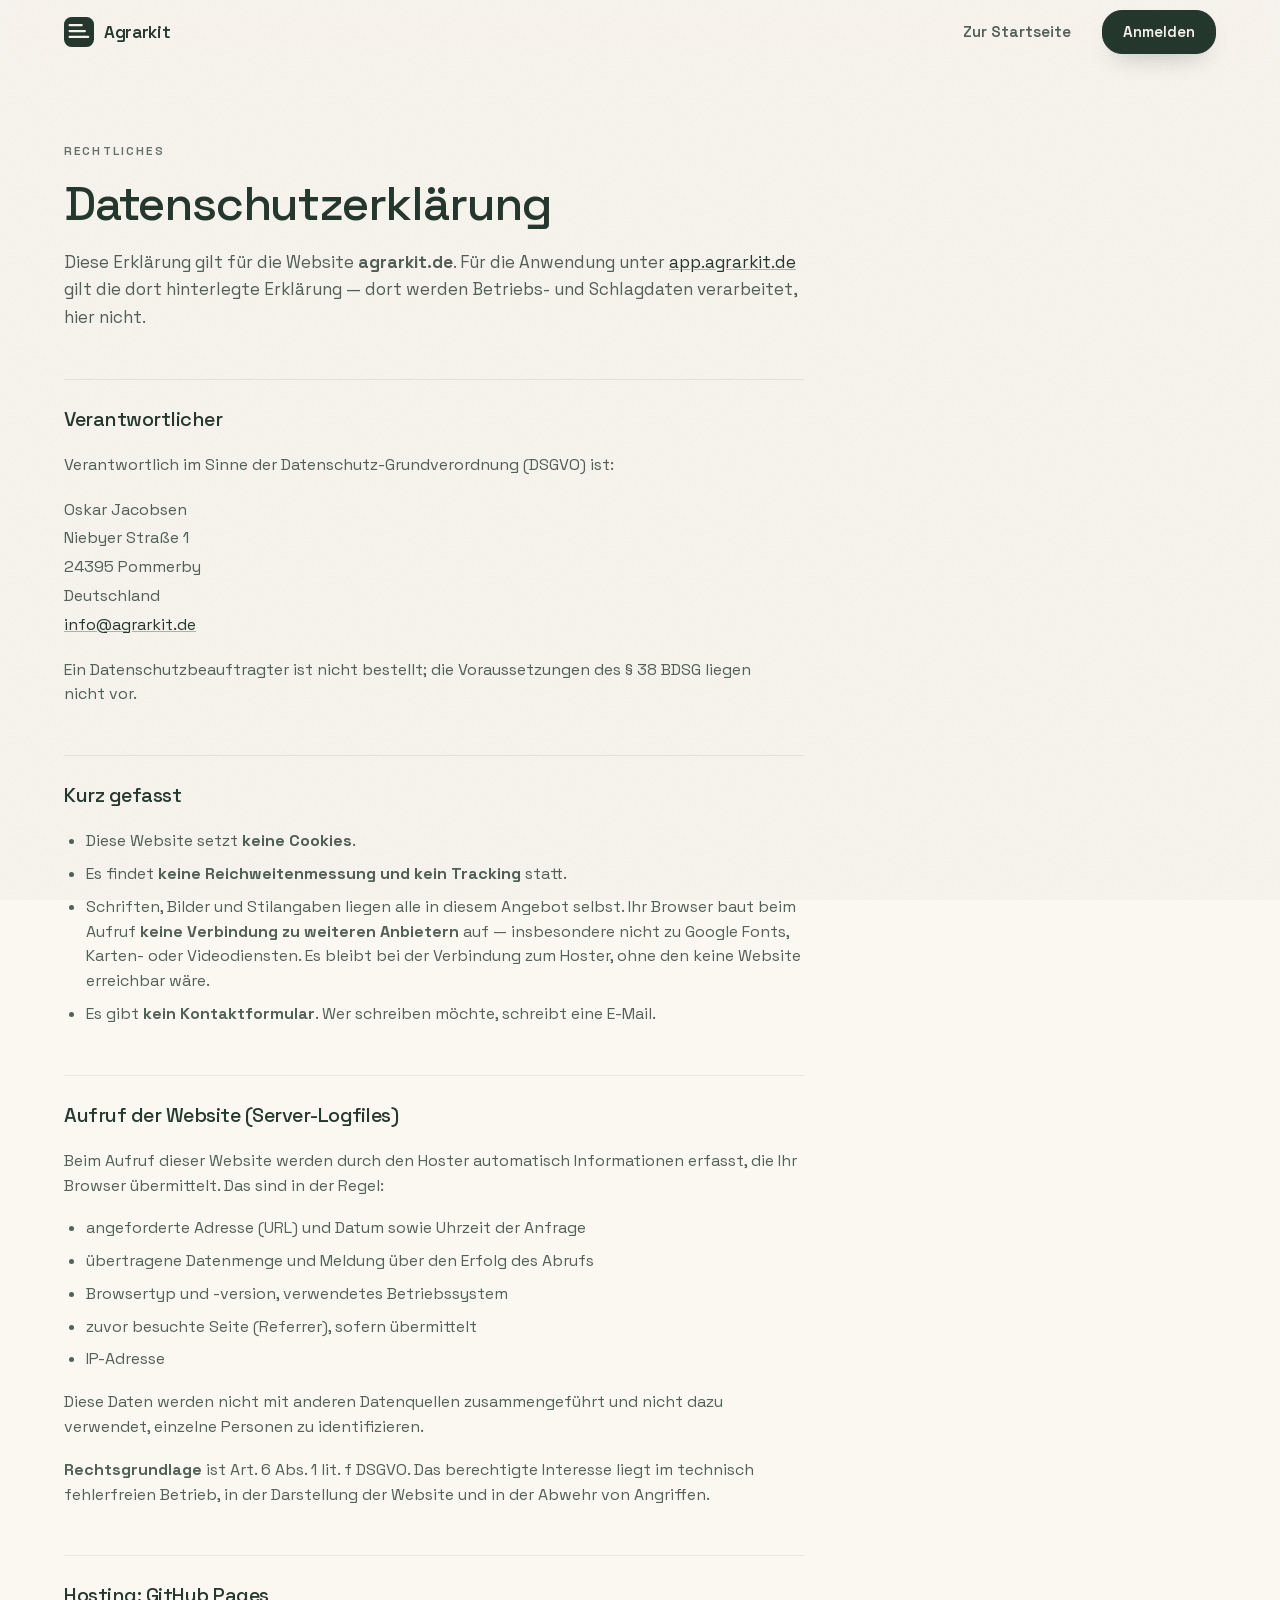
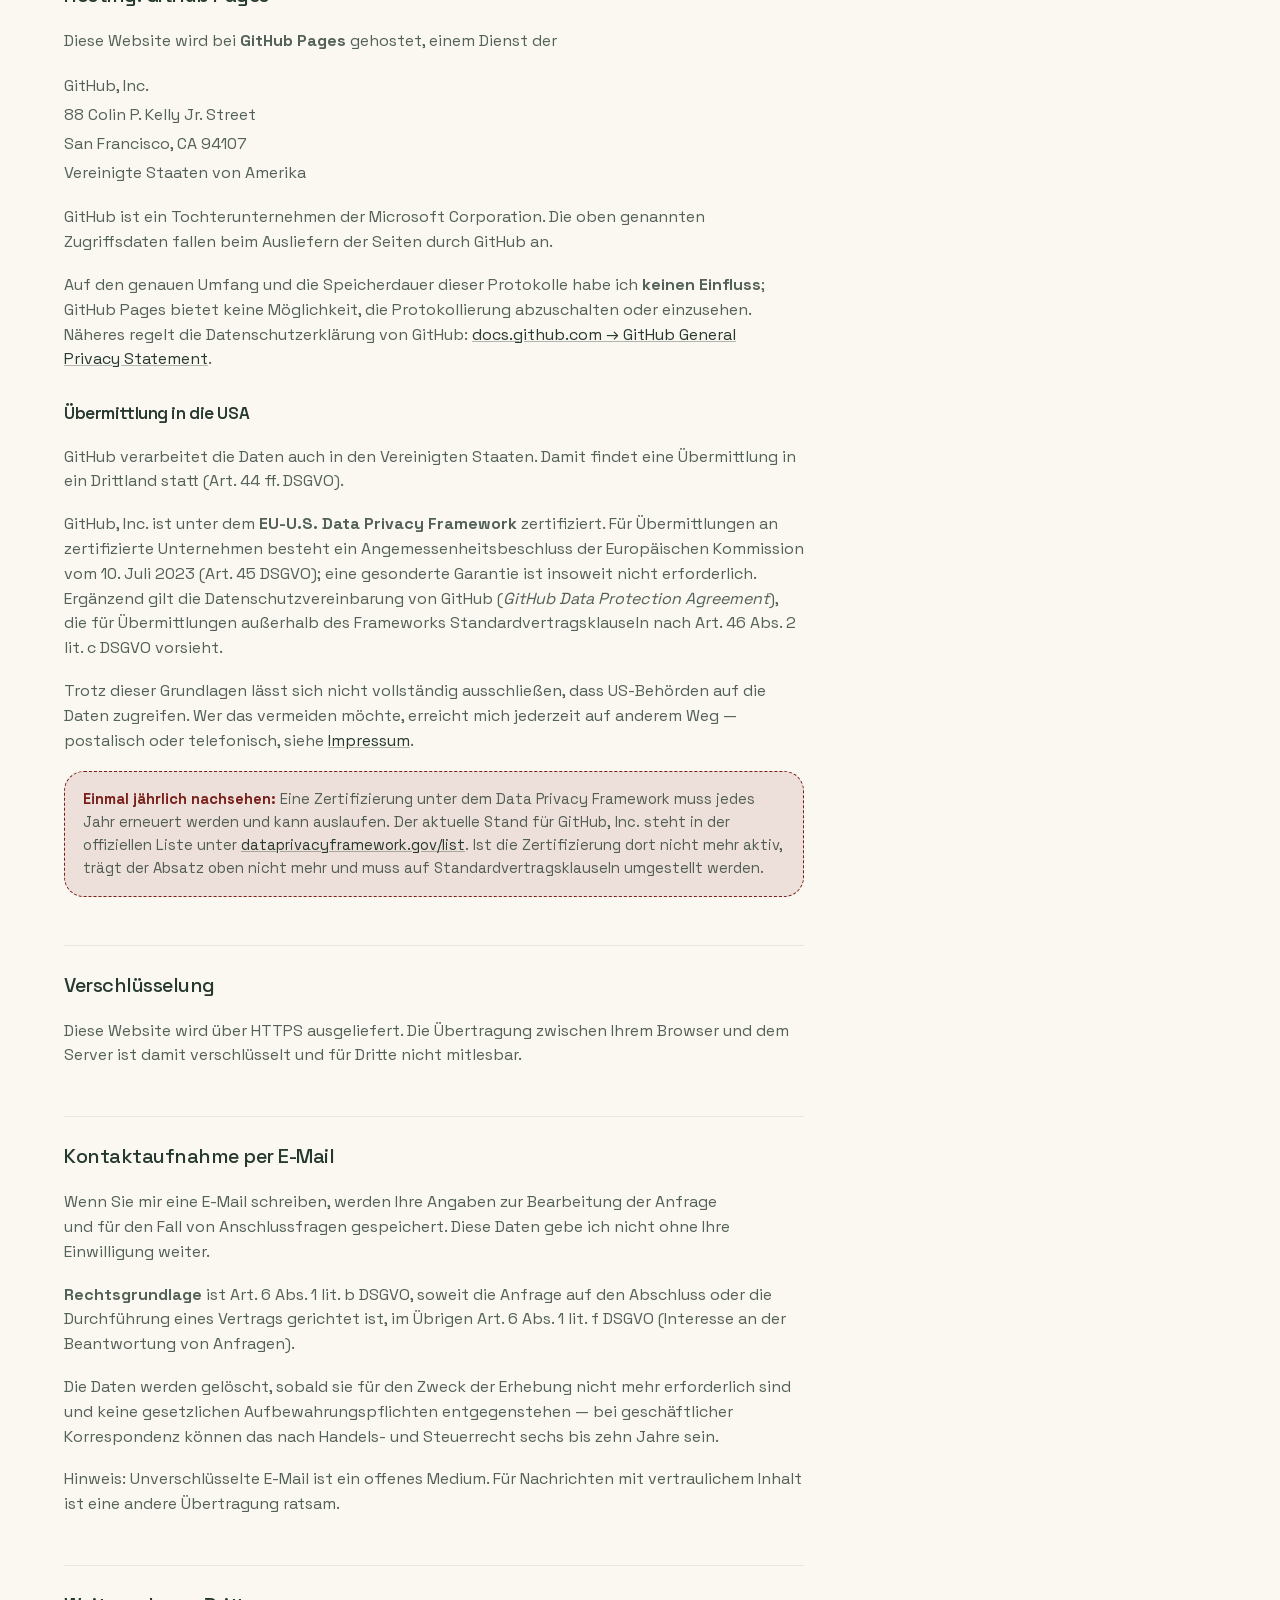
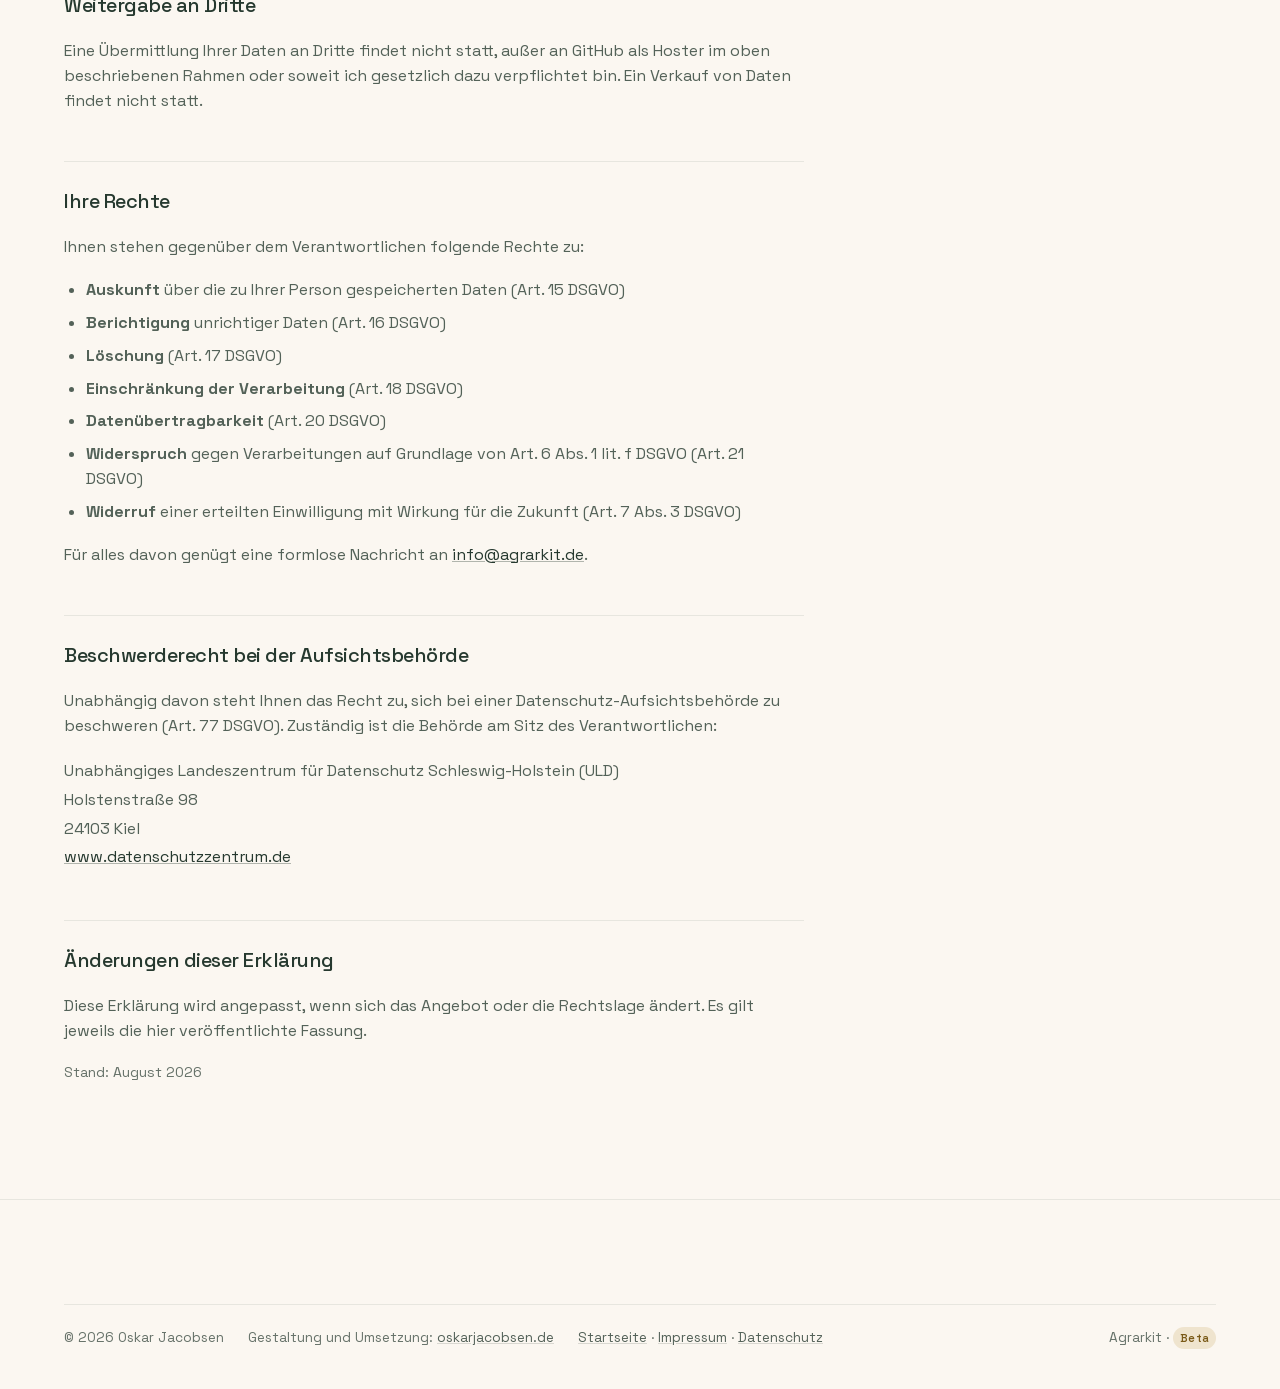
<file: datenschutz.html>
<!DOCTYPE html>
<html lang="de">
<head>
<meta charset="utf-8">
<meta name="viewport" content="width=device-width, initial-scale=1">
<title>Datenschutz — Agrarkit</title>
<meta name="description" content="Datenschutzerklärung für die Website agrarkit.de: welche Daten beim Besuch anfallen, wie lange sie gespeichert werden und welche Rechte Betroffene haben.">
<meta name="robots" content="index, follow">
<link rel="canonical" href="https://agrarkit.de/datenschutz.html">

<link rel="icon" href="assets/img/favicon.svg" type="image/svg+xml">
<link rel="icon" href="assets/img/icon-32.png" sizes="32x32">
<link rel="apple-touch-icon" href="assets/img/apple-touch-icon.png">
<meta name="theme-color" content="#FBF7F1" media="(prefers-color-scheme: light)">
<meta name="theme-color" content="#171E1A" media="(prefers-color-scheme: dark)">

<link rel="preload" href="assets/fonts/SpaceGrotesk-Regular.woff2" as="font" type="font/woff2" crossorigin>
<script>document.documentElement.classList.add("js")</script>
<link rel="stylesheet" href="assets/css/agrarkit.css?v=2026-09-28-2">
</head>

<body>
<a class="zum-inhalt" href="#inhalt">Zum Inhalt springen</a>

<header class="kopf">
  <div class="huelle kopf-innen">
    <a class="marke-wort" href="./">
      <svg viewBox="0 0 32 32" aria-hidden="true" focusable="false">
        <rect width="32" height="32" rx="8" fill="#26392F"/>
        <g stroke="#FBF7F1" stroke-width="2.4" stroke-linecap="round" fill="none">
          <path d="M6.02 21.25 H25.79"/><path d="M6.02 15.01 H22.30"/><path d="M6.02 8.74 H18.82"/>
        </g>
      </svg>
      Agrarkit
    </a>
    <div class="kopf-rechts">
      <a class="knopf knopf-still nur-breit" href="./">Zur Startseite</a>
      <a class="knopf knopf-primaer" href="https://app.agrarkit.de">Anmelden</a>
    </div>
  </div>
</header>


<main id="inhalt">
  <div class="huelle">
    <article class="rechtstext">
      <span class="augenbraue">Rechtliches</span>
      <h1 class="titel-gross">Datenschutzerklärung</h1>
      <p class="fliess">
        Diese Erklärung gilt für die Website <strong>agrarkit.de</strong>. Für die
        Anwendung unter <a href="https://app.agrarkit.de">app.agrarkit.de</a> gilt
        die dort hinterlegte Erklärung — dort werden Betriebs- und Schlagdaten
        verarbeitet, hier nicht.
      </p>

      <h2>Verantwortlicher</h2>
      <p>Verantwortlich im Sinne der Datenschutz-Grundverordnung (DSGVO) ist:</p>
      <address>
        Oskar Jacobsen<br>
        Niebyer Straße 1<br>
        24395 Pommerby<br>
        Deutschland<br>
        <a href="mailto:info@agrarkit.de">info@agrarkit.de</a>
      </address>
      <p class="still">
        Ein Datenschutzbeauftragter ist nicht bestellt; die Voraussetzungen des
        § 38 BDSG liegen nicht vor.
      </p>

      <h2>Kurz gefasst</h2>
      <ul>
        <li>Diese Website setzt <strong>keine Cookies</strong>.</li>
        <li>Es findet <strong>keine Reichweitenmessung und kein Tracking</strong> statt.</li>
        <li>
          Schriften, Bilder und Stilangaben liegen alle in diesem Angebot selbst.
          Ihr Browser baut beim Aufruf <strong>keine Verbindung zu weiteren
          Anbietern</strong> auf — insbesondere nicht zu Google Fonts, Karten- oder
          Videodiensten. Es bleibt bei der Verbindung zum Hoster, ohne den keine
          Website erreichbar wäre.
        </li>
        <li>
          Es gibt <strong>kein Kontaktformular</strong>. Wer schreiben möchte, schreibt
          eine E-Mail.
        </li>
      </ul>

      <h2>Aufruf der Website (Server-Logfiles)</h2>
      <p>
        Beim Aufruf dieser Website werden durch den Hoster automatisch
        Informationen erfasst, die Ihr Browser übermittelt. Das sind in der Regel:
      </p>
      <ul>
        <li>angeforderte Adresse (URL) und Datum sowie Uhrzeit der Anfrage</li>
        <li>übertragene Datenmenge und Meldung über den Erfolg des Abrufs</li>
        <li>Browsertyp und -version, verwendetes Betriebssystem</li>
        <li>zuvor besuchte Seite (Referrer), sofern übermittelt</li>
        <li>IP-Adresse</li>
      </ul>
      <p>
        Diese Daten werden nicht mit anderen Datenquellen zusammengeführt und
        nicht dazu verwendet, einzelne Personen zu identifizieren.
      </p>
      <p>
        <strong>Rechtsgrundlage</strong> ist Art. 6 Abs. 1 lit. f DSGVO. Das berechtigte
        Interesse liegt im technisch fehlerfreien Betrieb, in der Darstellung der
        Website und in der Abwehr von Angriffen.
      </p>

      <h2>Hosting: GitHub Pages</h2>
      <p>
        Diese Website wird bei <strong>GitHub Pages</strong> gehostet, einem Dienst der
      </p>
      <address>
        GitHub, Inc.<br>
        88 Colin P. Kelly Jr. Street<br>
        San Francisco, CA 94107<br>
        Vereinigte Staaten von Amerika
      </address>
      <p>
        GitHub ist ein Tochterunternehmen der Microsoft Corporation. Die oben
        genannten Zugriffsdaten fallen beim Ausliefern der Seiten durch GitHub an.
      </p>
      <p>
        Auf den genauen Umfang und die Speicherdauer dieser Protokolle habe ich
        <strong>keinen Einfluss</strong>; GitHub Pages bietet keine Möglichkeit, die
        Protokollierung abzuschalten oder einzusehen. Näheres regelt die
        Datenschutzerklärung von GitHub:
        <a href="https://docs.github.com/en/site-policy/privacy-policies/github-general-privacy-statement">
          docs.github.com → GitHub General Privacy Statement</a>.
      </p>

      <h3>Übermittlung in die USA</h3>
      <p>
        GitHub verarbeitet die Daten auch in den Vereinigten Staaten. Damit findet
        eine Übermittlung in ein Drittland statt (Art. 44 ff. DSGVO).
      </p>
      <p>
        GitHub, Inc. ist unter dem <strong>EU-U.S. Data Privacy Framework</strong>
        zertifiziert. Für Übermittlungen an zertifizierte Unternehmen besteht ein
        Angemessenheitsbeschluss der Europäischen Kommission vom 10. Juli 2023
        (Art. 45 DSGVO); eine gesonderte Garantie ist insoweit nicht erforderlich.
        Ergänzend gilt die Datenschutzvereinbarung von GitHub
        (<em>GitHub Data Protection Agreement</em>), die für Übermittlungen außerhalb
        des Frameworks Standardvertragsklauseln nach Art. 46 Abs. 2 lit. c DSGVO
        vorsieht.
      </p>
      <p class="still">
        Trotz dieser Grundlagen lässt sich nicht vollständig ausschließen, dass
        US-Behörden auf die Daten zugreifen. Wer das vermeiden möchte, erreicht
        mich jederzeit auf anderem Weg — postalisch oder telefonisch, siehe
        <a href="impressum.html">Impressum</a>.
      </p>

      <div class="offen">
        <p>
          <strong>Einmal jährlich nachsehen:</strong> Eine Zertifizierung unter dem
          Data Privacy Framework muss jedes Jahr erneuert werden und kann
          auslaufen. Der aktuelle Stand für GitHub, Inc. steht in der offiziellen
          Liste unter
          <a href="https://www.dataprivacyframework.gov/list">dataprivacyframework.gov/list</a>.
          Ist die Zertifizierung dort nicht mehr aktiv, trägt der Absatz oben
          nicht mehr und muss auf Standardvertragsklauseln umgestellt werden.
        </p>
      </div>

      <h2>Verschlüsselung</h2>
      <p>
        Diese Website wird über HTTPS ausgeliefert. Die Übertragung zwischen Ihrem
        Browser und dem Server ist damit verschlüsselt und für Dritte nicht
        mitlesbar.
      </p>

      <h2>Kontaktaufnahme per E-Mail</h2>
      <p>
        Wenn Sie mir eine E-Mail schreiben, werden Ihre Angaben zur Bearbeitung
        der Anfrage und für den Fall von Anschlussfragen gespeichert. Diese Daten
        gebe ich nicht ohne Ihre Einwilligung weiter.
      </p>
      <p>
        <strong>Rechtsgrundlage</strong> ist Art. 6 Abs. 1 lit. b DSGVO, soweit die Anfrage
        auf den Abschluss oder die Durchführung eines Vertrags gerichtet ist,
        im Übrigen Art. 6 Abs. 1 lit. f DSGVO (Interesse an der Beantwortung von
        Anfragen).
      </p>
      <p>
        Die Daten werden gelöscht, sobald sie für den Zweck der Erhebung nicht
        mehr erforderlich sind und keine gesetzlichen Aufbewahrungspflichten
        entgegenstehen — bei geschäftlicher Korrespondenz können das nach
        Handels- und Steuerrecht sechs bis zehn Jahre sein.
      </p>
      <p class="still">
        Hinweis: Unverschlüsselte E-Mail ist ein offenes Medium. Für Nachrichten
        mit vertraulichem Inhalt ist eine andere Übertragung ratsam.
      </p>

      <h2>Weitergabe an Dritte</h2>
      <p>
        Eine Übermittlung Ihrer Daten an Dritte findet nicht statt, außer an
        GitHub als Hoster im oben beschriebenen Rahmen oder soweit ich gesetzlich
        dazu verpflichtet bin. Ein Verkauf von Daten findet nicht statt.
      </p>

      <h2>Ihre Rechte</h2>
      <p>Ihnen stehen gegenüber dem Verantwortlichen folgende Rechte zu:</p>
      <ul>
        <li><strong>Auskunft</strong> über die zu Ihrer Person gespeicherten Daten (Art. 15 DSGVO)</li>
        <li><strong>Berichtigung</strong> unrichtiger Daten (Art. 16 DSGVO)</li>
        <li><strong>Löschung</strong> (Art. 17 DSGVO)</li>
        <li><strong>Einschränkung der Verarbeitung</strong> (Art. 18 DSGVO)</li>
        <li><strong>Datenübertragbarkeit</strong> (Art. 20 DSGVO)</li>
        <li><strong>Widerspruch</strong> gegen Verarbeitungen auf Grundlage von Art. 6 Abs. 1 lit. f DSGVO (Art. 21 DSGVO)</li>
        <li><strong>Widerruf</strong> einer erteilten Einwilligung mit Wirkung für die Zukunft (Art. 7 Abs. 3 DSGVO)</li>
      </ul>
      <p>
        Für alles davon genügt eine formlose Nachricht an
        <a href="mailto:info@agrarkit.de">info@agrarkit.de</a>.
      </p>

      <h2>Beschwerderecht bei der Aufsichtsbehörde</h2>
      <p>
        Unabhängig davon steht Ihnen das Recht zu, sich bei einer
        Datenschutz-Aufsichtsbehörde zu beschweren (Art. 77 DSGVO). Zuständig ist
        die Behörde am Sitz des Verantwortlichen:
      </p>
      <address>
        Unabhängiges Landeszentrum für Datenschutz Schleswig-Holstein (ULD)<br>
        Holstenstraße 98<br>
        24103 Kiel<br>
        <a href="https://www.datenschutzzentrum.de">www.datenschutzzentrum.de</a>
      </address>

      <h2>Änderungen dieser Erklärung</h2>
      <p>
        Diese Erklärung wird angepasst, wenn sich das Angebot oder die
        Rechtslage ändert. Es gilt jeweils die hier veröffentlichte Fassung.
      </p>

      <p class="stand">Stand: August 2026</p>
    </article>
  </div>
</main>

<footer class="fuss">
  <div class="huelle">
    <div class="fuss-unten">
      <span>© <span class="zahl">2026</span> Oskar Jacobsen</span>
      <span>Gestaltung und Umsetzung: <a href="https://oskarjacobsen.de" rel="me">oskarjacobsen.de</a></span>
      <span><a href="./">Startseite</a> · <a href="impressum.html">Impressum</a> · <a href="datenschutz.html">Datenschutz</a></span>
      <span class="trenner">Agrarkit · <span class="marke marke-beta">Beta</span></span>
    </div>
  </div>
</footer>

<script src="assets/js/bewegung.js?v=2026-09-28-2" defer></script>
</body>
</html>
</file>
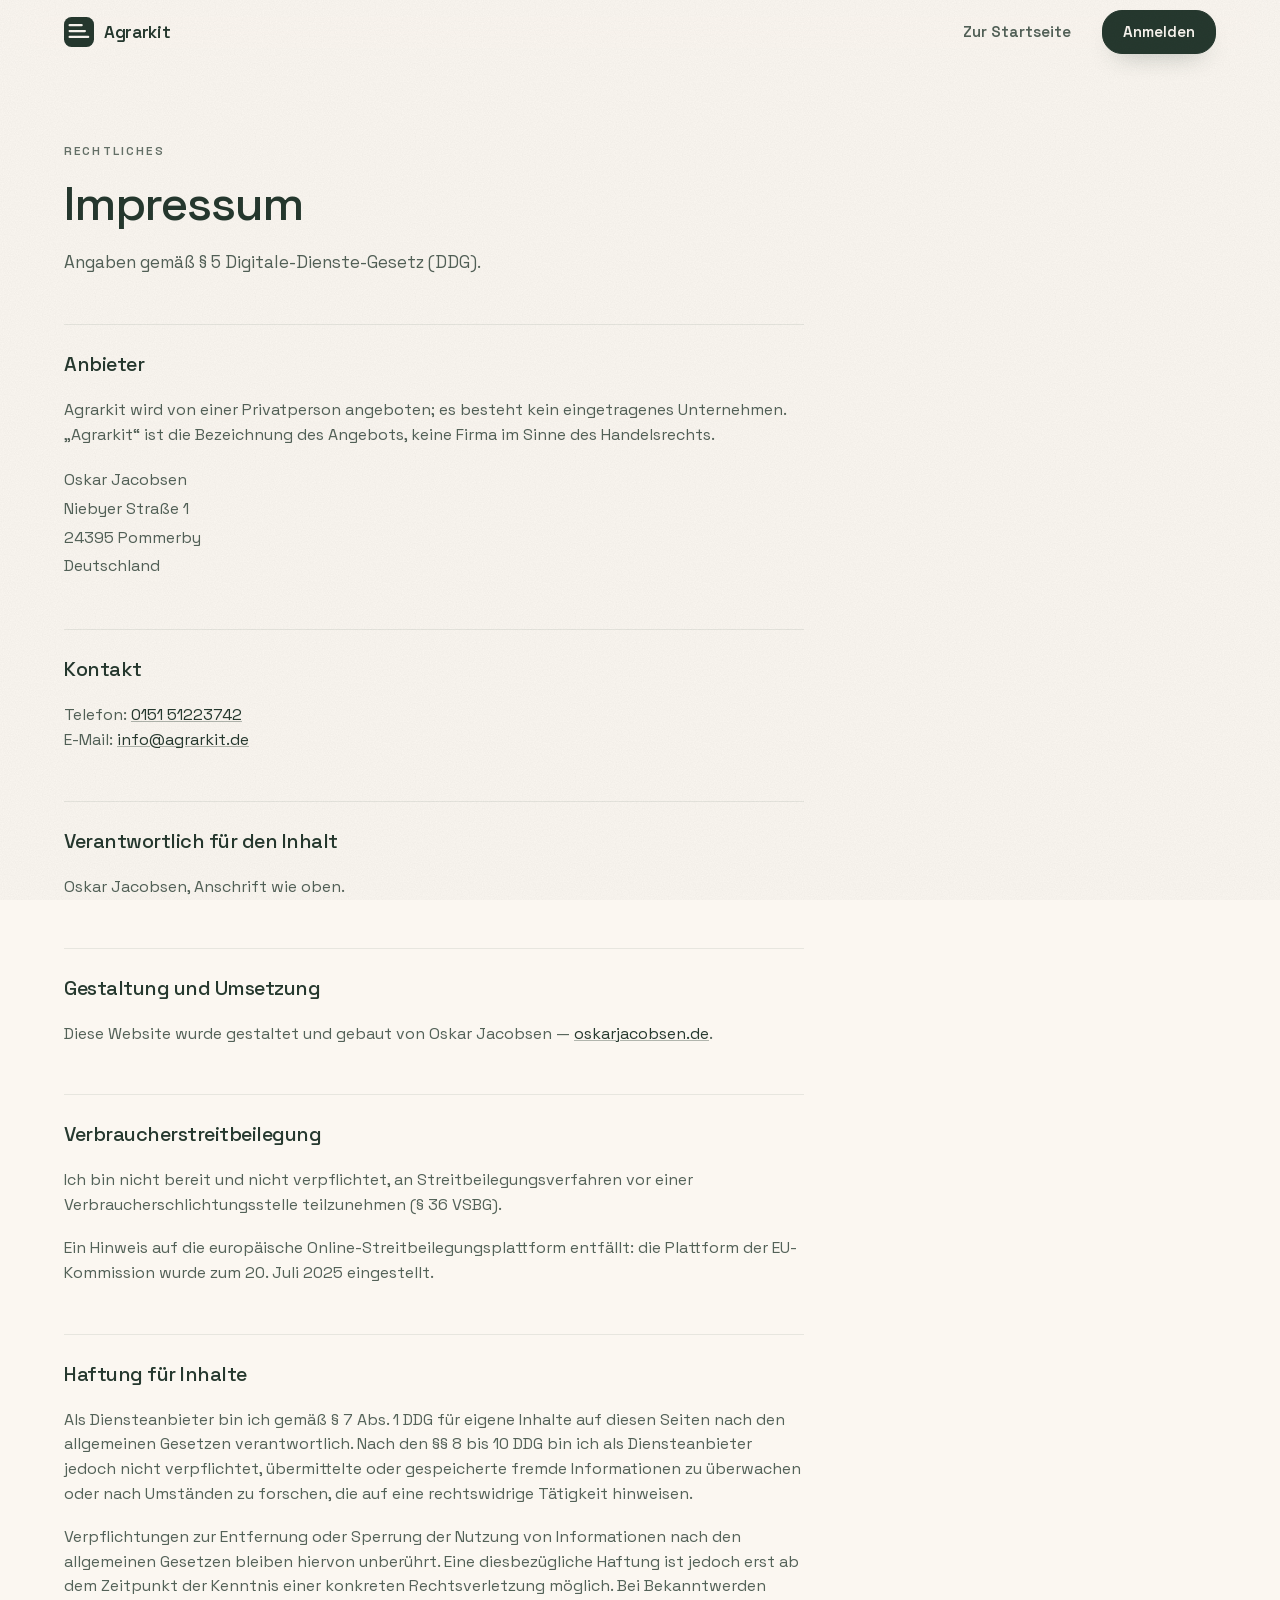
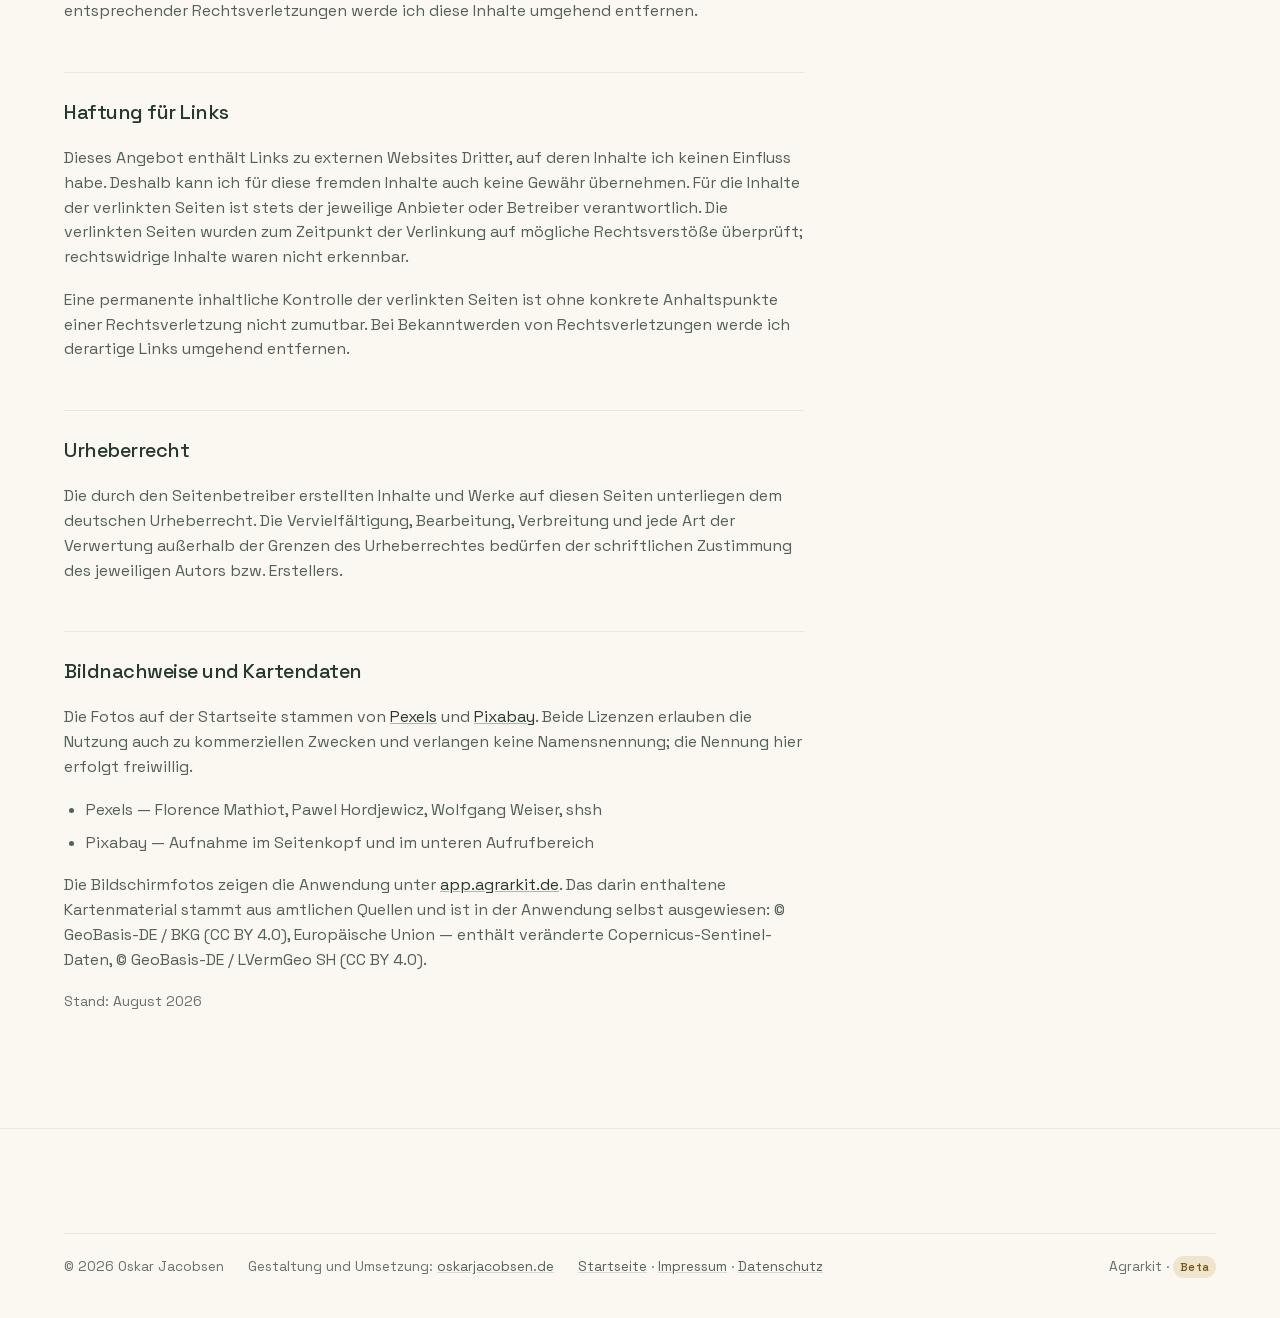
<file: impressum.html>
<!DOCTYPE html>
<html lang="de">
<head>
<meta charset="utf-8">
<meta name="viewport" content="width=device-width, initial-scale=1">
<title>Impressum — Agrarkit</title>
<meta name="description" content="Impressum und Anbieterkennzeichnung für agrarkit.de und app.agrarkit.de.">
<meta name="robots" content="index, follow">
<link rel="canonical" href="https://agrarkit.de/impressum.html">

<link rel="icon" href="assets/img/favicon.svg" type="image/svg+xml">
<link rel="icon" href="assets/img/icon-32.png" sizes="32x32">
<link rel="apple-touch-icon" href="assets/img/apple-touch-icon.png">
<meta name="theme-color" content="#FBF7F1" media="(prefers-color-scheme: light)">
<meta name="theme-color" content="#171E1A" media="(prefers-color-scheme: dark)">

<link rel="preload" href="assets/fonts/SpaceGrotesk-Regular.woff2" as="font" type="font/woff2" crossorigin>
<script>document.documentElement.classList.add("js")</script>
<link rel="stylesheet" href="assets/css/agrarkit.css?v=2026-09-28-2">
</head>

<body>
<a class="zum-inhalt" href="#inhalt">Zum Inhalt springen</a>

<header class="kopf">
  <div class="huelle kopf-innen">
    <a class="marke-wort" href="./">
      <svg viewBox="0 0 32 32" aria-hidden="true" focusable="false">
        <rect width="32" height="32" rx="8" fill="#26392F"/>
        <g stroke="#FBF7F1" stroke-width="2.4" stroke-linecap="round" fill="none">
          <path d="M6.02 21.25 H25.79"/><path d="M6.02 15.01 H22.30"/><path d="M6.02 8.74 H18.82"/>
        </g>
      </svg>
      Agrarkit
    </a>
    <div class="kopf-rechts">
      <a class="knopf knopf-still nur-breit" href="./">Zur Startseite</a>
      <a class="knopf knopf-primaer" href="https://app.agrarkit.de">Anmelden</a>
    </div>
  </div>
</header>


<main id="inhalt">
  <div class="huelle">
    <article class="rechtstext">
      <span class="augenbraue">Rechtliches</span>
      <h1 class="titel-gross">Impressum</h1>
      <p class="fliess">Angaben gemäß § 5 Digitale-Dienste-Gesetz (DDG).</p>

      <h2>Anbieter</h2>
      <p>
        Agrarkit wird von einer Privatperson angeboten; es besteht kein
        eingetragenes Unternehmen. „Agrarkit“ ist die Bezeichnung des Angebots,
        keine Firma im Sinne des Handelsrechts.
      </p>
      <address>
        Oskar Jacobsen<br>
        Niebyer Straße 1<br>
        24395 Pommerby<br>
        Deutschland
      </address>

      <h2>Kontakt</h2>
      <p>
        Telefon: <a href="tel:+4915151223742">0151 51223742</a><br>
        E-Mail: <a href="mailto:info@agrarkit.de">info@agrarkit.de</a>
      </p>

      <h2>Verantwortlich für den Inhalt</h2>
      <p>
        Oskar Jacobsen, Anschrift wie oben.
      </p>

      <h2>Gestaltung und Umsetzung</h2>
      <p>
        Diese Website wurde gestaltet und gebaut von Oskar Jacobsen —
        <a href="https://oskarjacobsen.de" rel="me">oskarjacobsen.de</a>.
      </p>

      <!-- Umsatzsteuer: Der Abschnitt fehlt bewusst. Agrarkit wird in der Beta
           unentgeltlich abgegeben, es gibt also weder Umsatz noch eine Angabe
           nach § 27 a UStG zu machen. Sobald Geld fliesst, gehoert hier
           entweder eine USt-IdNr. hin oder der Satz zur
           Kleinunternehmerregelung: „Gemaess § 19 UStG wird keine
           Umsatzsteuer berechnet und daher auch nicht ausgewiesen." -->

      <h2>Verbraucherstreitbeilegung</h2>
      <p>
        Ich bin nicht bereit und nicht verpflichtet, an Streitbeilegungsverfahren
        vor einer Verbraucherschlichtungsstelle teilzunehmen (§ 36 VSBG).
      </p>
      <p class="still">
        Ein Hinweis auf die europäische Online-Streitbeilegungsplattform entfällt:
        die Plattform der EU-Kommission wurde zum 20. Juli 2025 eingestellt.
      </p>

      <h2>Haftung für Inhalte</h2>
      <p>
        Als Diensteanbieter bin ich gemäß § 7 Abs. 1 DDG für eigene Inhalte auf
        diesen Seiten nach den allgemeinen Gesetzen verantwortlich. Nach den
        §§ 8 bis 10 DDG bin ich als Diensteanbieter jedoch nicht verpflichtet,
        übermittelte oder gespeicherte fremde Informationen zu überwachen oder
        nach Umständen zu forschen, die auf eine rechtswidrige Tätigkeit hinweisen.
      </p>
      <p>
        Verpflichtungen zur Entfernung oder Sperrung der Nutzung von Informationen
        nach den allgemeinen Gesetzen bleiben hiervon unberührt. Eine
        diesbezügliche Haftung ist jedoch erst ab dem Zeitpunkt der Kenntnis einer
        konkreten Rechtsverletzung möglich. Bei Bekanntwerden entsprechender
        Rechtsverletzungen werde ich diese Inhalte umgehend entfernen.
      </p>

      <h2>Haftung für Links</h2>
      <p>
        Dieses Angebot enthält Links zu externen Websites Dritter, auf deren
        Inhalte ich keinen Einfluss habe. Deshalb kann ich für diese fremden
        Inhalte auch keine Gewähr übernehmen. Für die Inhalte der verlinkten
        Seiten ist stets der jeweilige Anbieter oder Betreiber verantwortlich.
        Die verlinkten Seiten wurden zum Zeitpunkt der Verlinkung auf mögliche
        Rechtsverstöße überprüft; rechtswidrige Inhalte waren nicht erkennbar.
      </p>
      <p>
        Eine permanente inhaltliche Kontrolle der verlinkten Seiten ist ohne
        konkrete Anhaltspunkte einer Rechtsverletzung nicht zumutbar. Bei
        Bekanntwerden von Rechtsverletzungen werde ich derartige Links umgehend
        entfernen.
      </p>

      <h2>Urheberrecht</h2>
      <p>
        Die durch den Seitenbetreiber erstellten Inhalte und Werke auf diesen
        Seiten unterliegen dem deutschen Urheberrecht. Die Vervielfältigung,
        Bearbeitung, Verbreitung und jede Art der Verwertung außerhalb der
        Grenzen des Urheberrechtes bedürfen der schriftlichen Zustimmung des
        jeweiligen Autors bzw. Erstellers.
      </p>

      <h2>Bildnachweise und Kartendaten</h2>
      <p>
        Die Fotos auf der Startseite stammen von
        <a href="https://www.pexels.com">Pexels</a> und
        <a href="https://pixabay.com">Pixabay</a>. Beide Lizenzen erlauben die
        Nutzung auch zu kommerziellen Zwecken und verlangen keine Namensnennung;
        die Nennung hier erfolgt freiwillig.
      </p>
      <ul>
        <li>Pexels — Florence Mathiot, Pawel Hordjewicz, Wolfgang Weiser, shsh</li>
        <li>Pixabay — Aufnahme im Seitenkopf und im unteren Aufrufbereich</li>
      </ul>
      <p>
        Die Bildschirmfotos zeigen die Anwendung unter
        <a href="https://app.agrarkit.de">app.agrarkit.de</a>. Das darin
        enthaltene Kartenmaterial stammt aus amtlichen Quellen und ist in der
        Anwendung selbst ausgewiesen: © GeoBasis-DE / BKG (CC BY 4.0),
        Europäische Union — enthält veränderte Copernicus-Sentinel-Daten,
        © GeoBasis-DE / LVermGeo SH (CC BY 4.0).
      </p>

      <p class="stand">Stand: August 2026</p>
    </article>
  </div>
</main>

<footer class="fuss">
  <div class="huelle">
    <div class="fuss-unten">
      <span>© <span class="zahl">2026</span> Oskar Jacobsen</span>
      <span>Gestaltung und Umsetzung: <a href="https://oskarjacobsen.de" rel="me">oskarjacobsen.de</a></span>
      <span><a href="./">Startseite</a> · <a href="impressum.html">Impressum</a> · <a href="datenschutz.html">Datenschutz</a></span>
      <span class="trenner">Agrarkit · <span class="marke marke-beta">Beta</span></span>
    </div>
  </div>
</footer>

<script src="assets/js/bewegung.js?v=2026-09-28-2" defer></script>
</body>
</html>
</file>
<file: assets/css/agrarkit.css>
/* ===========================================================================
   Agrarkit — Website
   Baut auf dem Designsystem der Anwendung auf ("Feldtauglich"). Die Tokens
   sind aus _ds_bundle.css uebernommen, damit Website und Anwendung dieselbe
   Sprache sprechen: derselbe Papiergrund, dasselbe Gruen, dieselben Radien,
   dieselben Kulturfarben.

   Ergaenzt sind nur die Bausteine, die eine Anwendung nicht braucht und eine
   Website schon: Held, Abschnittsrhythmus, Bildkarten, Preis, Fragen.

   Die Anwendung setzt Titel auf 34 px. Eine Startseite traegt weiter und
   bekommt deshalb eine eigene, groessere Skala — gleiche Bauart (Gewicht 500,
   eng gesperrt), nur lauter.
   =========================================================================== */

/* ---------------------------------------------------------------------------
   Schrift
   --------------------------------------------------------------------------- */

@font-face {
  font-family: "Space Grotesk";
  src: url("../fonts/SpaceGrotesk-Regular.woff2") format("woff2");
  font-weight: 400; font-style: normal; font-display: swap;
}
@font-face {
  font-family: "Space Grotesk";
  src: url("../fonts/SpaceGrotesk-Medium.woff2") format("woff2");
  font-weight: 500; font-style: normal; font-display: swap;
}
@font-face {
  font-family: "Space Grotesk";
  src: url("../fonts/SpaceGrotesk-SemiBold.woff2") format("woff2");
  font-weight: 600; font-style: normal; font-display: swap;
}
@font-face {
  font-family: "Space Grotesk";
  src: url("../fonts/SpaceGrotesk-Bold.woff2") format("woff2");
  font-weight: 700; font-style: normal; font-display: swap;
}

/* Instrument Serif, kursiv: die zweite Stimme der Seite.
   ---------------------------------------------------------------------------
   Space Grotesk bleibt die Stimme der Anwendung — sachlich, tabellentauglich.
   Die Website braucht dazu einen Ton, den eine Tabelle nicht hat: die
   Handschrift auf der Karteikarte. Eine Kursive, sparsam gesetzt, immer nur
   fuer den Teil eines Satzes, der betont gelesen werden soll. Nie fuer ganze
   Ueberschriften, nie fuer Fliesstext, nie fuer Zahlen in Tabellen.
   Selbst gehostet wie Space Grotesk (SIL Open Font License), damit die
   Datenschutzerklaerung stimmt: keine Verbindung zu Google Fonts. */
@font-face {
  font-family: "Instrument Serif";
  src: url("../fonts/InstrumentSerif-Italic.woff2") format("woff2");
  font-weight: 400; font-style: italic; font-display: swap;
}
@font-face {
  font-family: "Instrument Serif";
  src: url("../fonts/InstrumentSerif-Regular.woff2") format("woff2");
  font-weight: 400; font-style: normal; font-display: swap;
}

/* ---------------------------------------------------------------------------
   Tokens
   --------------------------------------------------------------------------- */

:root {
  /* Flaechen */
  --grund:        #FBF7F1;
  --flaeche:      #FFFFFF;
  --antikweiss:   #FAEBD7;

  /* Glas */
  --glas:         rgba(255,255,255,.66);
  --glas-stark:   rgba(255,255,255,.74);
  --glas-kante:   rgba(255,255,255,.60);
  --glas-blur:    blur(28px) saturate(1.3);

  /* Linien */
  --linie:        rgba(38,57,47,.16);
  --linie-zart:   rgba(38,57,47,.09);

  /* Text — Verhaeltnisse gegen --grund, aus dem Designsystem uebernommen */
  --ink:          #26392F;                 /* 11,5:1 */
  --ink-leise:    rgba(38,57,47,.79);      /*  6,0:1 */
  --ink-still:    rgba(38,57,47,.70);      /*  4,6:1 */
  --ink-nichttext:rgba(38,57,47,.45);      /* nur Icons und Haarlinien */

  /* Farbe mit Bedeutung */
  --gruen:        #26392F;
  --gruen-zart:   rgba(38,57,47,.06);
  --rot:          #781F19;
  --rot-zart:     rgba(120,31,25,.10);

  /* Kulturfarben — auf der Website als Akzente, in derselben Reihenfolge
     wie in der Kartenlegende der Anwendung. */
  --kultur-weizen: #26392F;
  --kultur-gerste: #B98A2E;
  --kultur-raps:   #781F19;
  --kultur-hafer:  #8A6446;
  --kultur-mais:   #6E9578;

  /* Beta — eine eigene Farbe, und zwar bewusst nicht Rot.
     ---------------------------------------------------------------------
     Rot ist in der Anwendung belegt: Storno, Loeschen, Ueberschreitung,
     Arbeitskopie. „Beta" ist keine Warnung, sondern ein Zustand, und darf
     nicht wie ein Fehler aussehen. Gruen geht auch nicht — das ist die
     Primaeraktion.

     Bleibt der Ockerton der Wintergerste. Der reine Wert #B98A2E traegt auf
     dem Papiergrund allerdings nur 2,9:1 und ist als Text unbrauchbar;
     derselbe Farbton vertieft kommt auf 6,0:1. Die Flaeche bleibt die
     helle Gerste, die Schrift wird die dunkle. */
  --beta:         #7A5A18;                /* 6,0:1 auf --grund */
  --beta-zart:    rgba(185,138,46,.18);

  /* Masse */
  --tap: 44px;
  --r-s: 8px;
  --r-m: 20px;
  --r-l: 28px;
  --r-pille: 999px;

  /* Schatten — nur an schwebenden Dingen */
  --schatten-leiste: 0 12px 26px -14px rgba(38,57,47,.40);
  --schatten-panel:  0 20px 40px -18px rgba(38,57,47,.45);
  --schatten-sheet:  0 50px 90px -30px rgba(38,57,47,.50);
  --schatten-knopf:  0 16px 34px -12px rgba(38,57,47,.60);

  /* Bewegung */
  --kurve-sheet: cubic-bezier(.32,.72,0,1);
  --kurve-weich: cubic-bezier(.4,0,.2,1);

  /* Nur fuer die Website */
  /* Die Kopfleiste ist 64 px hoch PLUS dem oberen Sicherheitsrand des
     Geraets. Auf einem iPhone mit Aussparung sind das 47 px obendrauf.
     Vorher stand hier nur die 64, waehrend der Held sich um denselben
     Wert nach oben zog — die Differenz blieb als cremefarbener Spalt
     zwischen Balken und Bild stehen und machte die klebende Leiste
     obendrein zu hoch. Eine Zahl, aus der beide rechnen. */
  --kopf-basis: 64px;
  --kopf:     calc(var(--kopf-basis) + env(safe-area-inset-top, 0px));
  --huelle:   1200px;   /* Inhaltsbreite */
  --rand:     24px;     /* Seitenrand */
  --luft:     clamp(72px, 9vw, 128px);   /* Abstand zwischen Abschnitten */
}

/* Dunkelmodus — abgeleitet, nicht invertiert. Werte aus dem Designsystem. */
@media (prefers-color-scheme: dark) {
  :root {
    --grund:        #171E1A;
    --flaeche:      #1F2723;
    --antikweiss:   #2A2118;
    --glas:         rgba(31,39,35,.66);
    --glas-stark:   rgba(31,39,35,.78);
    --glas-kante:   rgba(251,247,241,.10);
    --linie:        rgba(251,247,241,.18);
    --linie-zart:   rgba(251,247,241,.10);
    --ink:          #F1EDE6;
    --ink-leise:    rgba(241,237,230,.72);
    --ink-still:    rgba(241,237,230,.60);
    --ink-nichttext:rgba(241,237,230,.42);
    --gruen:        #8FBFA2;
    --gruen-zart:   rgba(143,191,162,.12);
    --rot:          #E08C7E;
    --rot-zart:     rgba(224,140,126,.14);
    --kultur-weizen: #8FBFA2;
    --kultur-gerste: #D9AB5B;
    --kultur-raps:   #E08C7E;
    --kultur-hafer:  #C39B77;
    --kultur-mais:   #6E9578;
    --beta:         #E8C382;
    --beta-satz:    #D5C09B;
    --beta-zart:    rgba(217,171,91,.16);
    --beta-flaeche: #2E2617;
    --beta-kante:   rgba(217,171,91,.34);
    --schatten-leiste: 0 12px 26px -14px rgba(0,0,0,.70);
    --schatten-panel:  0 20px 40px -18px rgba(0,0,0,.75);
    --schatten-sheet:  0 50px 90px -30px rgba(0,0,0,.80);
    --schatten-knopf:  0 16px 34px -12px rgba(0,0,0,.80);
  }
}

@media (prefers-reduced-motion: reduce) {
  *, *::before, *::after {
    animation-duration: .01ms !important;
    animation-iteration-count: 1 !important;
    transition-duration: .01ms !important;
    scroll-behavior: auto !important;
  }
}

/* ---------------------------------------------------------------------------
   Grundlagen
   --------------------------------------------------------------------------- */

*, *::before, *::after { box-sizing: border-box; }

html {
  -webkit-text-size-adjust: 100%;
  scroll-behavior: smooth;
  /* Damit ein Sprungziel nicht unter der klebenden Kopfleiste landet. */
  scroll-padding-top: calc(var(--kopf) + 20px);
}

body {
  margin: 0;
  font-family: "Space Grotesk", system-ui, -apple-system, sans-serif;
  font-size: 16px;
  line-height: 1.55;
  color: var(--ink);
  background: var(--grund);
  -webkit-font-smoothing: antialiased;
  overflow-x: hidden;
}

/* Papierkorn: ein Hauch Rauschen ueber der ganzen Seite, damit der Grund
   nach Karteikarte aussieht und nicht nach Bildschirm. Liegt ueber allem,
   faengt aber keine Klicks. Nur Deckkraft, kein Mischmodus — der kostet
   auf alten Handys beim Rollen spuerbar. */
body::after {
  content: ""; position: fixed; inset: 0; z-index: 90; pointer-events: none;
  opacity: .045;
  background-image: url("data:image/svg+xml,%3Csvg xmlns='http://www.w3.org/2000/svg' width='160' height='160'%3E%3Cfilter id='k'%3E%3CfeTurbulence type='fractalNoise' baseFrequency='.85' numOctaves='3' stitchTiles='stitch'/%3E%3CfeColorMatrix values='0 0 0 0 0 0 0 0 0 0 0 0 0 0 0 0 0 0 1 0'/%3E%3C/filter%3E%3Crect width='100%25' height='100%25' filter='url(%23k)'/%3E%3C/svg%3E");
}
@media (prefers-color-scheme: dark) { body::after { opacity: .06; } }

/* Markierter Text in hellem Gerstengelb statt Browserblau — auch das ist
   Teil der Seite. */
::selection { background: rgba(242,217,162,.85); color: #26392F; }

/* Ziffern in Zahlenreihen muessen untereinander stehen — wie in der Anwendung. */
.zahl, .kennzahl-wert, .held-zahl strong, .preis-zahl { font-variant-numeric: tabular-nums; }

img, svg, video { max-width: 100%; height: auto; display: block; }

a { color: var(--gruen); text-decoration-color: color-mix(in srgb, var(--gruen) 35%, transparent); }
a:hover { text-decoration-color: currentColor; }

:where(a, button, input, select, textarea, summary, [tabindex]):focus-visible {
  outline: 2px solid var(--gruen);
  outline-offset: 2px;
  border-radius: var(--r-s);
}

/* `hidden` muss verstecken — dieselbe Regel wie im Designsystem. */
[hidden]:not([hidden="until-found"]) { display: none !important; }

/* Zum Inhalt springen: erst sichtbar, wenn die Tastatur ihn erreicht. */
.zum-inhalt {
  position: absolute; left: 12px; top: -100px; z-index: 100;
  padding: 10px 16px; border-radius: var(--r-m);
  background: var(--gruen); color: var(--grund);
  font-size: .9rem; font-weight: 600; text-decoration: none;
  transition: top 160ms var(--kurve-weich);
}
.zum-inhalt:focus { top: 12px; }

/* ---------------------------------------------------------------------------
   Typografie

   Die Anwendung setzt Titel auf 34/500. Hier traegt eine Ueberschrift eine
   ganze Bildschirmhoehe, deshalb eine eigene Skala — gleiche Bauart, nur
   groesser. Gewicht bleibt 500: 600 liess jede Ueberschrift wie eine Warnung
   wirken (Anmerkung aus dem Designsystem, gilt hier genauso).
   --------------------------------------------------------------------------- */

h1, h2, h3, h4 { margin: 0; text-wrap: balance; font-weight: 500; letter-spacing: -.025em; }

/* Untergrenze 2,25 rem (36 px) und nicht 2,5: bei 40 px brach die Zeile auf
   einem 390-px-Display fuenfmal um und „Programm." stand allein. 36 px
   liegen dicht am Titelmass der Anwendung (34 px) und ergeben vier Zeilen. */
.titel-held  { font-size: clamp(2.25rem, 6.2vw, 4.5rem); line-height: 1.02; letter-spacing: -.035em; }
.titel-gross { font-size: clamp(1.95rem, 3.9vw, 3rem);   line-height: 1.1; }
.titel-mittel{ font-size: clamp(1.35rem, 2.1vw, 1.75rem); line-height: 1.2; }
/* Die Kursive steht optisch kleiner und leichter als die Grotesk daneben;
   1,1 em gleicht die Mittellaenge an, damit die Zeile nicht einknickt. */
.serif {
  font-family: "Instrument Serif", "Iowan Old Style", Georgia, serif;
  font-style: italic; font-weight: 400;
  font-size: 1.1em; letter-spacing: -.01em;
}
.titel-klein { font-size: 1.0625rem; line-height: 1.35; letter-spacing: -.015em; font-weight: 600; }

p { margin: 0; text-wrap: pretty; }

.fliess    { font-size: 1.0625rem; color: var(--ink-leise); line-height: 1.6; }
.fliess-gross { font-size: clamp(1.0625rem, 1.6vw, 1.25rem); color: var(--ink-leise); line-height: 1.55; }
.nebentext { color: var(--ink-leise); font-size: .9rem; }
.still     { color: var(--ink-still); }
.mass      { max-width: 62ch; }
.mass-eng  { max-width: 46ch; }

/* Augenbraue: die kleine Zeile ueber einer Ueberschrift. Masse aus dem
   Logo-Material uebernommen, damit Website und Marketingmaterial gleich
   aussehen. */
.augenbraue {
  display: block;
  font-size: .75rem; font-weight: 600;
  letter-spacing: .18em; text-transform: uppercase;
  color: var(--ink-still);
}

/* Marke: kleine Zustandsmarke, wie in der Anwendung. */
.marke {
  display: inline-flex; align-items: center; gap: 5px;
  font-size: .69rem; font-weight: 600; letter-spacing: .03em;
  padding: .22em .6em; border-radius: var(--r-pille);
  background: var(--gruen-zart); color: var(--ink-leise);
  white-space: nowrap;
}
.marke-gruen { background: var(--gruen-zart); color: var(--gruen); }
.marke-beta  { background: var(--beta-zart); color: var(--beta); }

/* Den Beta-Balken unter der Navigation gibt es nicht mehr. Beta steht im
   Preisabschnitt („Beta-Zugang") und als Marke in der Fusszeile — das
   reicht, und der erste Bildschirm gehoert dem Slogan. */

/* ---------------------------------------------------------------------------
   Raster
   --------------------------------------------------------------------------- */

.huelle {
  width: 100%; max-width: var(--huelle);
  margin-inline: auto; padding-inline: var(--rand);
}
.huelle-breit { max-width: 1440px; }

.abschnitt { padding-block: var(--luft); }
.abschnitt-eng { padding-block: calc(var(--luft) * .62); }

/* Abschnittskopf: Augenbraue, Titel, Beschreibung. Standard linksbuendig,
   mit `.mitte` zentriert. */
.abschnitt-kopf { display: flex; flex-direction: column; gap: 14px; margin-bottom: 52px; }
.abschnitt-kopf .fliess-gross { max-width: 58ch; }
.abschnitt-kopf.mitte { align-items: center; text-align: center; }
.abschnitt-kopf.mitte .fliess-gross { margin-inline: auto; }

/* ---------------------------------------------------------------------------
   Knoepfe — Bauart aus dem Designsystem, nur etwas groesser fuer die Website
   --------------------------------------------------------------------------- */

.knopf {
  display: inline-flex; align-items: center; justify-content: center; gap: 8px;
  min-height: var(--tap); padding: 0 20px;
  font: inherit; font-size: .95rem; font-weight: 600;
  color: var(--ink); background: var(--flaeche);
  border: 1px solid var(--linie); border-radius: var(--r-m);
  cursor: pointer; text-decoration: none; white-space: nowrap;
  transition: background 120ms var(--kurve-weich), border-color 120ms var(--kurve-weich),
              transform 120ms var(--kurve-weich);
}
.knopf:hover { border-color: var(--ink-still); }
.knopf:active { transform: translateY(1px); }

.knopf-primaer {
  background: var(--gruen); border-color: var(--gruen); color: var(--grund);
  box-shadow: var(--schatten-leiste);
}
.knopf-primaer:hover {
  background: color-mix(in srgb, var(--gruen) 88%, var(--grund));
  border-color: color-mix(in srgb, var(--gruen) 88%, var(--grund));
}
.knopf-still { background: transparent; border-color: transparent; color: var(--ink-leise); }
.knopf-still:hover { background: var(--gruen-zart); border-color: transparent; color: var(--ink); }
.knopf-gross { min-height: 52px; padding: 0 26px; font-size: 1rem; }
.knopf-reihe { display: flex; flex-wrap: wrap; gap: 12px; align-items: center; }

/* Auf dunklem Grund (Held ueber Foto, CTA-Band) kehrt sich das Paar um. */
/* Feste Papierfarbe, nicht var(--grund): im Dunkelmodus ist --grund selbst
   dunkel, und der Hauptknopf verschwand auf Foto und dunklem Block. */
.auf-dunkel .knopf-primaer {
  background: #FBF7F1; border-color: #FBF7F1; color: #26392F;
}
.auf-dunkel .knopf-primaer:hover { background: #fff; border-color: #fff; }
.auf-dunkel .knopf:not(.knopf-primaer) {
  background: rgba(255,255,255,.10); border-color: rgba(255,255,255,.42); color: #FBF7F1;
  backdrop-filter: blur(8px); -webkit-backdrop-filter: blur(8px);
}
.auf-dunkel .knopf:not(.knopf-primaer):hover { background: rgba(255,255,255,.18); border-color: #FBF7F1; }
.auf-dunkel :where(a, button):focus-visible { outline-color: #FBF7F1; }

/* ---------------------------------------------------------------------------
   Kopfleiste — Glas, klebt oben. Wie in der Anwendung, damit der Wechsel
   zur Anwendung kein Bruch ist.
   --------------------------------------------------------------------------- */

.kopf {
  position: sticky; top: 0; z-index: 40;
  padding-top: env(safe-area-inset-top);
  background: color-mix(in srgb, var(--grund) 72%, transparent);
  backdrop-filter: blur(20px) saturate(1.2);
  -webkit-backdrop-filter: blur(20px) saturate(1.2);
  border-bottom: 1px solid var(--linie-zart);
}
.kopf-innen {
  display: flex; align-items: center; gap: 26px;
  min-height: var(--kopf-basis);
}

.marke-wort {
  display: inline-flex; align-items: center; gap: 10px;
  font-weight: 600; font-size: 17px; letter-spacing: -.02em;
  color: var(--ink); text-decoration: none; white-space: nowrap;
}
.marke-wort svg { width: 30px; height: 30px; flex: none; }

.kopf-nav { display: flex; gap: 24px; align-items: center; }
.kopf-nav a {
  font-size: 14.5px; font-weight: 400; color: var(--ink-leise);
  text-decoration: none; white-space: nowrap;
  transition: color 120ms var(--kurve-weich);
}
.kopf-nav a:hover { color: var(--ink); }

.kopf-rechts { display: flex; align-items: center; gap: 10px; margin-left: auto; }

/* Unter 900 px verschwindet die Navigation in ein <details>-Menue. Kein
   JavaScript: aufklappen kann der Browser selbst. */
.kopf-menue { display: none; position: relative; }
.kopf-menue > summary {
  list-style: none; cursor: pointer;
  display: inline-flex; align-items: center; justify-content: center;
  width: var(--tap); height: var(--tap);
  border-radius: var(--r-m); border: 1px solid var(--linie);
  background: var(--flaeche); color: var(--ink);
}
.kopf-menue > summary::-webkit-details-marker { display: none; }
.kopf-menue > summary svg { width: 18px; height: 18px; }
.kopf-menue[open] > summary .strich-zu { display: none; }
.kopf-menue:not([open]) > summary .strich-x { display: none; }

.menue-blatt {
  position: absolute; top: calc(100% + 8px); right: 0; z-index: 50;
  min-width: 200px; display: flex; flex-direction: column;
  padding: 6px; border-radius: var(--r-m);
  background: var(--grund);
  border: 1px solid var(--linie-zart); box-shadow: var(--schatten-panel);
  animation: menue-auf 160ms var(--kurve-weich);
  transform-origin: top right;
}
.menue-blatt a {
  padding: 10px 12px; border-radius: var(--r-s); font-size: 15px;
  color: var(--ink); text-decoration: none;
}
.menue-blatt a:hover { background: var(--gruen-zart); }
@keyframes menue-auf { from { opacity: 0; transform: scale(.98); } to { opacity: 1; transform: none; } }

/* Geschlossene Menues ausdruecklich wegnehmen — absolut positionierte Kinder
   eines zugeklappten <details> entkommen sonst je nach Browser. */
details:not([open]) > .menue-blatt { display: none; }

/* ---------------------------------------------------------------------------
   Held
   --------------------------------------------------------------------------- */

/* Held: randlos ueber das ganze Fenster.
   ---------------------------------------------------------------------------
   Vorher eine gerundete Karte innerhalb der Huelle. Jetzt Bild von Kante zu
   Kante und ueber die volle Fensterhoehe — die Kopfleiste liegt durchsichtig
   darueber statt darueber zu stehen.

   `100svh` und nicht `100vh`: auf dem Handy meint `vh` die Hoehe OHNE die
   ein- und ausfahrende Browserleiste, der Held waere dort beim Laden
   angeschnitten. `svh` nimmt die kleine Variante und passt in beiden
   Zustaenden. */
.held { padding: 0; }

/* Die Kopfleiste klebt, steht dabei aber im normalen Fluss und nimmt also
   Platz weg — ohne diesen Zug lag der Held UNTER ihr statt hinter ihr, und
   oben blieb ein cremefarbener Streifen ueber dem Bild. */
.hat-held .held { margin-top: calc(-1 * var(--kopf)); }

.held-bild {
  position: relative; isolation: isolate;
  /* Muss bleiben: das Bild traegt fuer die Parallaxe ein `scale(1.16)` und
     ragt damit oben und unten rund 68 px ueber diesen Rahmen hinaus. Ohne
     Beschnitt lief es oben ueber die Kopfleiste und unten als heller
     Grasstreifen in den naechsten Abschnitt. Stand frueher in derselben
     Zeile wie der `border-radius` und ging mit ihm verloren. */
  overflow: hidden;
  /* Volle Fensterhoehe. */
  min-height: 100vh;
  min-height: 100svh;
  display: flex; align-items: center;
  /* Die Kopfleiste liegt darueber; ohne diesen Abstand stiesse der Text
     bei kurzen Fenstern dagegen. */
  padding-top: var(--kopf);
}
.held-bild > img {
  position: absolute; inset: 0; z-index: -2;
  width: 100%; height: 100%; object-fit: cover;
}
/* Verlauf, damit der Text auf jedem Bildausschnitt traegt — nicht Deko,
   sondern die Bedingung fuer Lesbarkeit.

   Zwei Verlaeufe, nicht einer: der senkrechte allein reichte nicht. Die
   Ueberschrift steht auf halber Hoehe und lag dort teilweise auf hellem
   Wolkenhimmel — gemessen unter 4,5:1. Der waagerechte Verlauf senkt genau
   die Seite ab, auf der Text steht, und laesst die rechte Bildhaelfte mit
   dem Schlepper hell. */
.held-bild::after {
  content: ""; position: absolute; inset: 0; z-index: -1;
  background:
    /* Oben ein eigener Schleier fuer die Kopfleiste. Ohne ihn stand
       „Anmelden" auf hellem Wolkenhimmel und kam auf 4,2:1. */
    linear-gradient(to bottom, rgba(14,22,17,.52) 0%, rgba(14,22,17,.16) 16%, rgba(14,22,17,0) 28%),
    /* Der Text steht links; rechts bleibt der Schlepper hell. */
    linear-gradient(to right, rgba(14,22,17,.72) 0%, rgba(14,22,17,.52) 46%, rgba(14,22,17,.12) 80%),
    linear-gradient(to top, rgba(14,22,17,.68) 0%, rgba(14,22,17,.34) 55%, rgba(14,22,17,.24) 100%);
}

/* Schmale Fenster brauchen einen anderen Schleier, nicht nur einen
   staerkeren.
   ---------------------------------------------------------------------------
   Mit `100svh` ist der Held auf dem Handy hoch und schmal, `object-fit:
   cover` schneidet deshalb die Bildmitte an — und die ist heller Himmel.
   Gleichzeitig laeuft der Text ueber die volle Breite, der waagerechte
   Verlauf hilft dort also nicht mehr. Gemessen lag die Ueberschrift bei
   2,6:1 und der Fliesstext bei 2,8:1.

   Deshalb hier ein weitgehend gleichmaessiger Schleier statt eines
   gerichteten. */
@media (max-width: 900px) {
  .held-bild::after {
    background:
      linear-gradient(to bottom, rgba(14,22,17,.58) 0%, rgba(14,22,17,.24) 14%, rgba(14,22,17,0) 26%),
      linear-gradient(to top, rgba(14,22,17,.80) 0%, rgba(14,22,17,.70) 55%, rgba(14,22,17,.66) 100%);
  }
}
/* Der Text bleibt in der Huelle, das Bild nicht. Rechts daneben die
   Karteikarte — unter 1000 px entfaellt sie, dort gehoert der Platz dem
   Text. */
/* Abendlicht: ein warmer Schein, der dem Zeiger ueber das Foto folgt. Liegt
   ueber dem Schleier (deshalb z-index 0 und der Inhalt darueber auf 1), nur
   Deckkraft, kein Mischmodus. Erscheint erst, wenn sich eine Maus bewegt. */
.held-licht {
  position: absolute; inset: 0; z-index: 0; pointer-events: none;
  background: radial-gradient(640px circle at var(--mx, 70%) var(--my, 40%),
    rgba(255,221,160,.22), rgba(255,221,160,.08) 38%, rgba(255,221,160,0) 62%);
  opacity: 0; transition: opacity 700ms var(--kurve-weich);
}
.held-bild.hat-zeiger .held-licht { opacity: 1; }
.held-huelle {
  position: relative; z-index: 1;
  width: 100%;
  display: grid; align-items: center;
  grid-template-columns: minmax(0, 1fr) auto;
  gap: clamp(40px, 5vw, 80px);
}
.held-inhalt {
  display: flex; flex-direction: column; gap: 24px; align-items: flex-start;
  max-width: 780px; color: #FBF7F1;
}
.held-inhalt .augenbraue { color: rgba(251,247,241,.82); }
/* Die Betonung im Held in hellem Gerstenton — die einzige Stelle, an der
   die Kursive Farbe traegt. Auf dem Schleier 9:1. */
.held-inhalt .serif { color: #F2D9A2; }
.held-inhalt .fliess-gross { color: rgba(251,247,241,.90); max-width: 54ch; }
.held-fuss { font-size: .85rem; color: rgba(251,247,241,.72); }

/* ---------------------------------------------------------------------------
   Karteikarte — das Leitbild der Seite
   ---------------------------------------------------------------------------
   Agrarkit ist eine Ackerschlagkartei; also liegt im Held eine Karte, wie
   sie frueher im Kasten auf dem Buero-Schrank stand: Papier mit blauen
   Linien, eine rote Kopflinie, ein Reiter mit der Schlagnummer. Nur dass
   die Zahlen darauf gerechnet sind.

   Die Karte bleibt in beiden Farbmodi Papier — sie ist ein Gegenstand, der
   auf dem Foto liegt, keine Flaeche der Seite.
   --------------------------------------------------------------------------- */

.kartei {
  --papier: #FFFCF5;
  --papier-hinten: #EDE3CF;
  --kartei-linie: rgba(66,103,153,.26);
  --kartei-rot: rgba(176,58,46,.72);
  --kartei-stempel: #2F6B47;
  position: relative;
  width: clamp(300px, 28vw, 370px);
  margin-top: 24px;           /* Luft fuer den Reiter */
  transform: rotate(-2.5deg);
  color: #26392F;
}
/* Der Stapel: drei Karten uebereinander im selben Rasterfeld. Welche vorn
   liegt, sagt `data-pos` (0 vorn, 2 hinten) — kartei.js dreht die Werte
   weiter, das Stylesheet macht daraus die Lage. Die Neigung zum Zeiger
   (bewegung.js) sitzt auf dem Stapel, nicht auf .kartei, weil dort schon
   die Einblende-Bewegung liegt. */
.kartei-stapel {
  position: relative; display: grid;
  transform: perspective(1100px) rotateX(var(--rx, 0deg)) rotateY(var(--ry, 0deg));
  transition: transform 500ms var(--kurve-sheet);
}
.kartei-stapel.folgt { transition: transform 120ms linear; }
.kartei-blatt {
  grid-area: 1 / 1;
  position: relative;
  background: var(--papier);
  border-radius: 4px 12px 12px 12px;
  padding: 26px 26px 22px;
  box-shadow:
    0 1px 0 rgba(255,255,255,.7) inset,
    0 2px 3px rgba(14,22,17,.18),
    0 38px 70px -28px rgba(14,22,17,.75);
  transition: transform 650ms var(--kurve-sheet), background-color 400ms var(--kurve-weich);
}
/* Karten dahinter: dunkleres Papier, der Inhalt tritt zurueck, nur der
   Reiter schaut heraus — jede Karte hat ihren an anderer Stelle, wie im
   echten Kasten. */
.kartei-blatt[data-pos="0"] { z-index: 3; }
.kartei-blatt[data-pos="1"] { z-index: 2; background-color: var(--papier-hinten); transform: rotate(5deg) translate(18px, 10px); }
.kartei-blatt[data-pos="2"] { z-index: 1; background-color: #E2D6BD; transform: rotate(-3deg) translate(-14px, 4px); }
.kartei-blatt:not([data-pos="0"]) > :not(.kartei-reiter) { opacity: 0; }
.kartei-blatt > * { transition: opacity 300ms var(--kurve-weich); }
.kartei-blatt:not([data-pos="0"]) .kartei-reiter { background-color: inherit; }
/* Die Reiterstelle gehoert zur Lage im Stapel, nicht zur Karte: so
   ueberdecken sich die drei in keiner Reihenfolge, und keiner verschwindet
   unter dem Stempel. Beim Umstecken rutscht der Reiter an seinen neuen
   Platz — wie beim Umsortieren im Kasten. */
.kartei-blatt[data-pos="1"] .kartei-reiter { left: 17%; }
.kartei-blatt[data-pos="2"] .kartei-reiter { left: 60%; }
/* Beim Blaettern wird die vordere Karte erst abgehoben und nach rechts
   gezogen, dann nach hinten gesteckt. */
.kartei-blatt.hebt { transform: translate(38%, -10%) rotate(14deg); transition-duration: 280ms; }

/* Lichtreflex auf dem Papier, folgt dem Zeiger. */
.kartei-blatt[data-pos="0"]::after {
  content: ""; position: absolute; inset: 0; border-radius: inherit; pointer-events: none;
  background: radial-gradient(circle at var(--gx, 50%) var(--gy, 0%), rgba(255,255,255,.7), rgba(255,255,255,0) 55%);
  opacity: var(--glanz, 0);
  transition: opacity 400ms var(--kurve-weich);
}

/* Die ganze Karte ist die Schaltflaeche. Unsichtbar, aber mit Rahmen, sobald
   die Tastatur sie erreicht. */
.kartei-weiter {
  position: absolute; inset: -26px -10px -10px; z-index: 5;
  background: none; border: 0; padding: 0; cursor: pointer;
  border-radius: 14px;
}
.kartei-weiter:focus-visible { outline: 2px solid #FBF7F1; outline-offset: 4px; }
.kartei-hinweis {
  display: none;
  margin-top: 26px; text-align: center;
  font-family: "Instrument Serif", Georgia, serif; font-style: italic;
  font-size: 1.1rem; color: rgba(251,247,241,.78);
  transform: rotate(2.5deg);  /* gleicht die Schraeglage der Karte aus */
}
.js .kartei-hinweis { display: block; }
.kartei-hinweis::before { content: "↺ "; font-style: normal; }
.hinweis-maus { display: none; }
@media (hover: hover) and (pointer: fine) {
  .hinweis-maus { display: inline; }
  .hinweis-finger { display: none; }
}

.unsichtbar {
  position: absolute !important; width: 1px; height: 1px; overflow: hidden;
  clip: rect(0 0 0 0); clip-path: inset(50%); white-space: nowrap;
}

.kartei-reiter {
  transition: left 650ms var(--kurve-sheet), background-color 400ms var(--kurve-weich);
  position: absolute; top: -24px; left: 0;
  height: 26px; padding: 0 16px;
  display: inline-flex; align-items: center;
  background: var(--papier); border-radius: 8px 8px 0 0;
  font-size: .7rem; font-weight: 700; letter-spacing: .14em; text-transform: uppercase;
  color: rgba(38,57,47,.72);
}
.kartei-kopf {
  display: flex; align-items: baseline; justify-content: space-between; gap: 12px;
  padding-bottom: 10px;
  border-bottom: 2px solid var(--kartei-rot);
}
.kartei-name {
  font-family: "Instrument Serif", Georgia, serif; font-style: italic;
  font-size: 2.05rem; line-height: 1; letter-spacing: -.01em;
}
.kartei-jahr { font-size: .78rem; color: rgba(38,57,47,.7); white-space: nowrap; }
.kartei-zeilen { margin: 0; }
.kartei-zeilen > div {
  display: flex; justify-content: space-between; align-items: baseline; gap: 16px;
  padding: 9px 0 7px;
  border-bottom: 1px solid var(--kartei-linie);
  font-size: .9rem;
}
.kartei-zeilen dt { color: rgba(38,57,47,.72); }
.kartei-zeilen dd { margin: 0; font-weight: 500; display: inline-flex; align-items: center; gap: 7px; }
.kartei-saldo { color: var(--kartei-stempel); font-weight: 600 !important; }
.punkt { width: 9px; height: 9px; border-radius: 3px; display: inline-block; }
.punkt-weizen { background: #26392F; }
.punkt-gerste { background: #B98A2E; }
.punkt-raps   { background: #781F19; }
.punkt-hafer  { background: #8A6446; }
.punkt-mais   { background: #6E9578; }

/* Der Stempel ragt ueber die Ecke — wie echt gestempelt, nie ganz gerade. */
.kartei-blatt:not([data-pos="0"]) .kartei-stempel { transform: rotate(9deg) scale(1.4); }
.kartei-stempel {
  transition: transform 300ms var(--kurve-sheet), opacity 300ms var(--kurve-weich);
  position: absolute; top: -18px; right: -22px;
  padding: 7px 11px 6px;
  border: 2px solid var(--kartei-stempel); border-radius: 7px;
  color: var(--kartei-stempel);
  background: rgba(255,252,245,.86);
  font-size: .66rem; font-weight: 700; letter-spacing: .12em; line-height: 1.25;
  text-transform: uppercase; text-align: center;
  transform: rotate(9deg);
  box-shadow: 0 6px 14px -8px rgba(14,22,17,.5);
}

/* Unter 1000 px rutscht die Karte unter den Text. Der Held darf dafuer
   hoeher werden als das Fenster: die Karte schaut unten aus dem ersten
   Bildschirm heraus und laedt zum Weiterrollen ein. Etwas kleiner und
   knapper gesetzt, der Stempel rueckt nach innen, damit nichts ueber den
   Fensterrand ragt. */
@media (max-width: 1000px) {
  .held-huelle { grid-template-columns: minmax(0, 1fr); gap: 44px; }
  /* Mit der Karte ist der Held hoeher als das Fenster und der Text rutscht
     nach oben — ohne die 48 px klebte die Augenbraue an der Kopfleiste. */
  .held-bild { padding-top: calc(var(--kopf) + 48px); padding-bottom: 56px; }
  .kartei { width: min(340px, calc(100% - 28px)); margin-top: 0; justify-self: start; }
  .kartei-blatt { padding: 22px 20px 18px; }
  .kartei-name { font-size: 1.75rem; }
  .kartei-zeilen > div { padding: 7px 0 6px; font-size: .86rem; }
  .kartei-stempel { right: -10px; }
}

/* ---------------------------------------------------------------------------
   Karten
   --------------------------------------------------------------------------- */

.raster { display: grid; gap: 20px; }
.raster-3 { grid-template-columns: repeat(3, minmax(0, 1fr)); }
.raster-2 { grid-template-columns: repeat(2, minmax(0, 1fr)); }

/* Panel: Glas mit Haarlinie — die Bauform der Anwendung fuer alles,
   was schwebt. */
.panel {
  background: var(--glas);
  backdrop-filter: var(--glas-blur); -webkit-backdrop-filter: var(--glas-blur);
  border: 1px solid var(--linie-zart); border-radius: var(--r-m);
  box-shadow: var(--schatten-panel);
  padding: 28px;
}

/* Funktionen: Haarlinie statt Kasten.
   ---------------------------------------------------------------------------
   Vorher lag jede Funktion in einem Glaspanel mit Schatten. Sechs davon
   nebeneinander ergaben sechs gleich laute Flaechen, und weil eine davon ein
   Bild trug, stach genau die eine heraus, ohne dass sie wichtiger waere.

   Das Designsystem sagt selbst, Karten gehoeren nur dahin, „wo etwas
   schwebt" — auf Stammdaten und Import treten an ihre Stelle Listen mit
   Haarlinien. Genau das ist hier richtig: eine Aufzaehlung schwebt nicht. */
.raster-funktionen { gap: 38px 44px; }

.funktion {
  position: relative;
  display: flex; flex-direction: column; gap: 10px;
  padding-top: 20px;
  border-top: 1px solid var(--linie);
  transition: border-color 240ms var(--kurve-weich);
}
.funktion:hover { border-top-color: var(--ink); }
/* Nummer wie auf einem Karteireiter; das Zeichen rueckt nach rechts. */
.funktion-nr {
  font-family: "Instrument Serif", Georgia, serif; font-style: italic;
  font-size: 2.6rem; line-height: .9; letter-spacing: -.02em;
  color: var(--beta);
  margin-bottom: 8px;
}
.funktion-zeichen {
  position: absolute; top: 24px; right: 0;
  width: 26px; height: 26px;
  display: flex; align-items: center; justify-content: flex-end;
  color: var(--ink-nichttext);
}
.funktion-zeichen svg { width: 22px; height: 22px; }
.funktion h3 { margin-top: 0; }
.funktion p { color: var(--ink-leise); font-size: .95rem; }

/* Bildkarte: Foto mit Verlauf, Titel unten — wie im Gestaltungsvorbild. */
.bildkarte {
  position: relative; isolation: isolate;
  border-radius: var(--r-m); overflow: hidden;
  min-height: 320px; display: flex; align-items: flex-end;
  color: #FBF7F1; text-decoration: none;
}
.bildkarte > img {
  position: absolute; inset: 0; z-index: -2;
  width: 100%; height: 100%; object-fit: cover;
  transition: transform 600ms var(--kurve-weich);
}
/* Gemessen, nicht geschaetzt: mit .42 auf halber Hoehe lag der Kartentitel
   ueber dem hellen Getreidefoto bei 3,4:1 und damit unter den 4,5:1, die
   dieses Projekt fuer Text zusagt. Nachzustellen, indem man den Text
   ausblendet und den hellsten Grundpunkt unter dem Textkasten misst. */
.bildkarte::after {
  content: ""; position: absolute; inset: 0; z-index: -1;
  background: linear-gradient(to top, rgba(14,22,17,.92) 0%, rgba(14,22,17,.74) 34%, rgba(14,22,17,.34) 72%, rgba(14,22,17,.12) 100%);
}
.bildkarte:hover > img { transform: scale(1.04); }
.bildkarte-inhalt { padding: 26px; display: flex; flex-direction: column; gap: 8px; }
.bildkarte-inhalt p { color: rgba(251,247,241,.86); font-size: .93rem; }
.bildkarte .augenbraue { color: rgba(251,247,241,.75); }

/* ---------------------------------------------------------------------------
   Schaufenster: Text neben oder ueber einem Bildschirmfoto
   --------------------------------------------------------------------------- */

.schaufenster { display: grid; gap: clamp(32px, 4.5vw, 64px); align-items: center; }
.schaufenster-zwei { grid-template-columns: minmax(0, 0.92fr) minmax(0, 1.35fr); }
/* Fuer Aufnahmen, die als Ganzes wirken (der Zeichendialog) und nicht auf
   eine einzelne Tabelle zugeschnitten sind: mehr Platz fuer das Bild. */
.schaufenster-bildlastig { grid-template-columns: minmax(0, 0.72fr) minmax(0, 1.5fr); }
/* Umgedreht: Bild links, Text rechts. Nur die Malreihenfolge aendert sich,
   die Reihenfolge im Quelltext bleibt sinnvoll fuer Vorlesewerkzeuge.

   Mit `order` wechseln die beiden auch die SPALTE — der Text landet in der
   breiten, das Bild in der schmalen. Beim ersten Bauen war die zugeschnittene
   Tabelle dadurch 441 statt 647 px breit und nicht mehr zu lesen. Die
   Spaltenbreiten muessen also mitgedreht werden. */
.schaufenster-gedreht { grid-template-columns: minmax(0, 1.35fr) minmax(0, 0.92fr); }
.schaufenster-gedreht > .schaufenster-text { order: 2; }

.schaufenster-text { display: flex; flex-direction: column; gap: 18px; align-items: flex-start; }
.schaufenster-text .fliess { max-width: 46ch; }

/* Rahmen um ein Bildschirmfoto — eine Haarlinie und ein Schatten, mehr nicht.
   Der Rundungsradius entspricht dem der Anwendung, damit das Foto wie ein
   Fenster wirkt und nicht wie ein Ausriss. */
/* Rahmen schrumpft auf die Aufnahme, hoechstens aber auf die Spaltenbreite.
   So wird ein zugeschnittenes Bildschirmfoto nie ueber seine eigene
   Aufloesung hinaus gezogen — hochskaliert sieht es matschig aus, und
   ausgerechnet bei den zugeschnittenen ist die Lesbarkeit der Tabelle der
   ganze Zweck. Breitere Aufnahmen fuellen die Spalte wie zuvor. */
.schirm {
  width: fit-content; max-width: 100%; margin-inline: auto;
  border-radius: var(--r-m); overflow: hidden;
  border: 1px solid var(--linie-zart);
  box-shadow: var(--schatten-panel);
  background: var(--grund);
  margin-block: 0;
}
.schirm img { display: block; width: auto; max-width: 100%; }

figure.schirm-mit-text { margin: 0; }
.schirm-bildunterschrift {
  margin-top: 12px; font-size: .85rem; color: var(--ink-still);
}

/* ---------------------------------------------------------------------------
   Buehne — das Bildschirmfoto bekommt einen Tisch
   ---------------------------------------------------------------------------
   Nackt auf Papier sahen die Aufnahmen aus wie eingeklebt. Jetzt liegt jede
   auf einer Flaeche in ihrer Kulturfarbe (--ton), mit feinen Fahrgassen
   schraeg darueber, im Fenster der Anwendung — und mit einer Notiz in
   Handschrift, die auf das zeigt, worauf es ankommt.
   --------------------------------------------------------------------------- */

.buehne {
  --ton: var(--kultur-weizen);
  position: relative; isolation: isolate;
  padding: clamp(18px, 3.4vw, 44px);
  border-radius: var(--r-l);
  background:
    radial-gradient(90% 80% at 15% 0%, color-mix(in srgb, var(--ton) 22%, transparent), transparent 70%),
    radial-gradient(70% 70% at 100% 100%, color-mix(in srgb, var(--ton) 16%, transparent), transparent 70%),
    repeating-linear-gradient(118deg, color-mix(in srgb, var(--ton) 11%, transparent) 0 1px, transparent 1px 24px),
    color-mix(in srgb, var(--ton) 7%, var(--grund));
  border: 1px solid color-mix(in srgb, var(--ton) 16%, transparent);
  perspective: 1600px;
}
.buehne-kipp {
  transform-origin: 50% 30%;
  transition: transform 500ms var(--kurve-sheet);
  will-change: transform;
}
.buehne-kipp.folgt { transition: transform 120ms linear; }
.buehne .schirm { position: relative; box-shadow: 0 40px 80px -36px rgba(14,22,17,.55), 0 2px 6px rgba(14,22,17,.08); }

/* Fensterleiste: drei Punkte in den Kulturfarben statt in Ampelfarben, und
   die Adresse, unter der die Ansicht in der Anwendung liegt. */
/* Feste helle Werte statt Tokens: die Aufnahmen sind hell, auch im
   Dunkelmodus und im dunklen Block. Mit Tokens stand die Adresse dort hell
   auf hell und war weg. */
.schirm-leiste {
  display: flex; align-items: center; gap: 7px;
  height: 36px; padding: 0 14px;
  background: #F3EEE5;
  border-bottom: 1px solid rgba(38,57,47,.09);
}
.schirm-leiste i { width: 10px; height: 10px; border-radius: 50%; flex: none; }
.schirm-leiste i:nth-child(1) { background: var(--kultur-raps); }
.schirm-leiste i:nth-child(2) { background: var(--kultur-gerste); }
.schirm-leiste i:nth-child(3) { background: var(--kultur-mais); }
.schirm-leiste span {
  margin-inline: auto; padding: 3px 14px; border-radius: var(--r-pille);
  background: rgba(38,57,47,.06); color: rgba(38,57,47,.66);
  font-size: .72rem; letter-spacing: .01em;
  transform: translateX(-20px);  /* optisch mittig trotz der Punkte links */
  white-space: nowrap; overflow: hidden; text-overflow: ellipsis; max-width: 70%;
}

/* Notiz: ein Zettel mit Handschrift und einem Pfeil, der sich beim
   Hereinrollen zeichnet. */
.notiz {
  position: absolute; z-index: 3; margin: 0;
  padding: 10px 16px 11px;
  background: #FFFCF5; color: #26392F;
  border-radius: 3px;
  font-family: "Instrument Serif", Georgia, serif; font-style: italic;
  font-size: 1.28rem; line-height: 1.12;
  box-shadow: 0 14px 28px -14px rgba(14,22,17,.55), 0 1px 2px rgba(14,22,17,.12);
  transform: rotate(var(--dreh, -3deg));
  /* Haengt am Klebestreifen: dort ist der Drehpunkt, wenn der Wind kommt
     (bewegung.js setzt dafuer `rotate` und `translate`, die sich mit dem
     `transform` der Einblendung vertragen, statt es zu ueberschreiben). */
  transform-origin: 50% -4px;
  pointer-events: none;
}
/* Klebestreifen oben */
.notiz::before {
  content: ""; position: absolute; top: -9px; left: 50%; width: 58px; height: 18px;
  transform: translateX(-50%) rotate(-4deg);
  background: rgba(242,217,162,.72);
  box-shadow: 0 1px 2px rgba(14,22,17,.12);
}
.notiz-pfeil {
  position: absolute; width: 72px; height: 54px; overflow: visible;
  fill: none; stroke: #F2D9A2; stroke-width: 2.4; stroke-linecap: round; stroke-linejoin: round;
  filter: drop-shadow(0 1px 1px rgba(14,22,17,.5));
}
.notiz-pfeil path { stroke-dasharray: 1; stroke-dashoffset: 0; }

/* Lage je Aufnahme — in Prozent der Buehne, Pfeil jeweils zur Stelle hin. */
/* Der Pfeil im SVG laeuft von rechts oben nach links unten; gedreht zeigt
   er in jede Richtung. Jede Lage einzeln am Bildschirmfoto nachgemessen. */
.notiz-karte  { left: 27%; bottom: 17%; --dreh: -3deg; }
.notiz-karte .notiz-pfeil  { left: -76px; top: 2px; transform: rotate(32deg); }
.notiz-umriss { right: 27%; bottom: 13%; --dreh: 2.5deg; }
.notiz-umriss .notiz-pfeil { right: -150px; top: 4px; width: 140px; height: 46px; transform: rotate(180deg); }
.notiz-schlag { right: 4%; top: 46%; --dreh: 3deg; }
.notiz-schlag .notiz-pfeil { left: -84px; top: -4px; width: 78px; height: 40px; transform: rotate(18deg); }
.notiz-export { right: 3%; top: 49%; --dreh: -2deg; }
.notiz-export .notiz-pfeil { left: -80px; top: 12px; transform: rotate(30deg); }

/* Punkte auf der Karte: ein pulsierender Ring auf dem Schlag, darueber beim
   Zeigen ein Kaertchen mit Name und Kultur. */
.ziel {
  position: absolute; left: var(--x); top: var(--y); z-index: 2;
  width: 44px; height: 44px; margin: -22px 0 0 -22px;
  border: 0; padding: 0; background: none; cursor: pointer;
  border-radius: 50%;
}
.ziel::before, .ziel::after {
  content: ""; position: absolute; inset: 13px; border-radius: 50%;
}
.ziel::before { background: #FBF7F1; box-shadow: 0 0 0 4px var(--farbe), 0 4px 10px rgba(14,22,17,.5); inset: 16px; }
.ziel::after { border: 2px solid #FBF7F1; animation: ziel-puls 2.4s var(--kurve-weich) infinite; }
@keyframes ziel-puls {
  0%   { transform: scale(.6); opacity: .9; }
  70%  { transform: scale(1.6); opacity: 0; }
  100% { transform: scale(1.6); opacity: 0; }
}
.ziel-karte {
  position: absolute; left: 50%; bottom: calc(100% + 4px);
  display: flex; flex-direction: column; gap: 2px; align-items: flex-start;
  padding: 9px 14px 10px; border-radius: 4px 10px 10px 10px;
  background: #FFFCF5; color: #26392F; white-space: nowrap; text-align: left;
  box-shadow: 0 18px 30px -14px rgba(14,22,17,.6);
  font-size: .8rem;
  opacity: 0; transform: translate(-50%, 8px) scale(.96); transform-origin: bottom center;
  transition: opacity 220ms var(--kurve-weich), transform 320ms var(--kurve-sheet);
  pointer-events: none;
}
.ziel-karte b {
  font-family: "Instrument Serif", Georgia, serif; font-style: italic; font-weight: 400;
  font-size: 1.35rem; line-height: 1;
}
.ziel-karte span { display: inline-flex; align-items: center; gap: 6px; color: rgba(38,57,47,.78); }
.ziel:hover .ziel-karte, .ziel:focus-visible .ziel-karte, .ziel.offen .ziel-karte {
  opacity: 1; transform: translate(-50%, 0) scale(1);
}
.ziel:focus-visible { outline: 2px solid #FBF7F1; outline-offset: 0; }
/* Unter dem Zeiger ruht der Puls — ein Ring, der unter der Maus weiter
   pumpt, wirkt nervoes. */
.ziel:hover::after, .ziel.offen::after { animation-play-state: paused; opacity: 0; }

/* Auf dem Handy ist die Aufnahme zu klein, um einen Zettel darauf zu kleben.
   Dort haengt er unter ihr, halb ueber der Kante, ohne Pfeil — und kann
   trotzdem im Wind wackeln. */
@media (max-width: 760px) {
  .notiz {
    position: relative; inset: auto;
    display: table; margin: -20px 0 0 12px;
    font-size: 1.08rem; padding: 9px 14px 10px;
  }
  .notiz-pfeil { display: none; }
  .schirm-leiste { height: 28px; }
  .schirm-leiste i { width: 8px; height: 8px; }
  .ziel { width: 36px; height: 36px; margin: -18px 0 0 -18px; }
}

/* ---------------------------------------------------------------------------
   Haken-Liste
   --------------------------------------------------------------------------- */

.haken { list-style: none; margin: 0; padding: 0; display: flex; flex-direction: column; gap: 12px; }
.haken li { display: flex; gap: 12px; align-items: flex-start; font-size: .98rem; color: var(--ink-leise); }
.haken li::before {
  content: ""; flex: none;
  width: 21px; height: 21px; margin-top: 2px;
  border-radius: var(--r-pille);
  background: var(--gruen-zart) var(--haken-bild) center / 12px no-repeat;
  --haken-bild: url("data:image/svg+xml,%3Csvg xmlns='http://www.w3.org/2000/svg' viewBox='0 0 16 16' fill='none' stroke='%2326392F' stroke-width='2.4' stroke-linecap='round' stroke-linejoin='round'%3E%3Cpath d='M3 8.5 6.2 11.8 13 5'/%3E%3C/svg%3E");
}
@media (prefers-color-scheme: dark) {
  .haken li::before {
    --haken-bild: url("data:image/svg+xml,%3Csvg xmlns='http://www.w3.org/2000/svg' viewBox='0 0 16 16' fill='none' stroke='%238FBFA2' stroke-width='2.4' stroke-linecap='round' stroke-linejoin='round'%3E%3Cpath d='M3 8.5 6.2 11.8 13 5'/%3E%3C/svg%3E");
  }
}

/* ---------------------------------------------------------------------------
   Kulturstreifen — die Farben der Kartenlegende als Zierleiste
   --------------------------------------------------------------------------- */

.kulturstreifen { display: flex; gap: 8px; margin-bottom: 4px; }
.kulturstreifen span { height: 5px; border-radius: var(--r-pille); }
.kulturstreifen span:nth-child(1) { width: 74px; background: var(--kultur-weizen); }
.kulturstreifen span:nth-child(2) { width: 48px; background: var(--kultur-gerste); }
.kulturstreifen span:nth-child(3) { width: 32px; background: var(--kultur-raps); }
.kulturstreifen span:nth-child(4) { width: 22px; background: var(--kultur-hafer); }
.kulturstreifen span:nth-child(5) { width: 22px; background: var(--kultur-mais); }

/* ---------------------------------------------------------------------------
   Preis
   --------------------------------------------------------------------------- */

.preis {
  display: grid; gap: clamp(28px, 4vw, 56px);
  grid-template-columns: minmax(0, 1fr) minmax(0, 1fr);
  align-items: center;
}
.preis-panel {
  background: var(--gruen); color: var(--grund);
  border-radius: var(--r-l); padding: clamp(30px, 4vw, 46px);
  display: flex; flex-direction: column; gap: 20px; align-items: flex-start;
  box-shadow: var(--schatten-panel);
}
.preis-panel .augenbraue { color: rgba(251,247,241,.72); }
@media (prefers-color-scheme: dark) {
  .preis-panel { color: #171E1A; }
  .preis-panel .augenbraue { color: rgba(23,30,26,.66); }
}
.preis-zahl { display: flex; align-items: baseline; gap: 10px; flex-wrap: wrap; }
.preis-zahl strong {
  font-size: clamp(3rem, 7vw, 4.5rem); font-weight: 500;
  letter-spacing: -.04em; line-height: 1;
}
.preis-zahl span { font-size: 1rem; opacity: .8; }
.preis-panel .haken li { color: inherit; opacity: .92; }
.preis-panel .haken li::before {
  background-color: rgba(251,247,241,.16);
  --haken-bild: url("data:image/svg+xml,%3Csvg xmlns='http://www.w3.org/2000/svg' viewBox='0 0 16 16' fill='none' stroke='%23FBF7F1' stroke-width='2.4' stroke-linecap='round' stroke-linejoin='round'%3E%3Cpath d='M3 8.5 6.2 11.8 13 5'/%3E%3C/svg%3E");
}
@media (prefers-color-scheme: dark) {
  .preis-panel .haken li::before {
    background-color: rgba(23,30,26,.16);
    --haken-bild: url("data:image/svg+xml,%3Csvg xmlns='http://www.w3.org/2000/svg' viewBox='0 0 16 16' fill='none' stroke='%23171E1A' stroke-width='2.4' stroke-linecap='round' stroke-linejoin='round'%3E%3Cpath d='M3 8.5 6.2 11.8 13 5'/%3E%3C/svg%3E");
  }
}
.preis-panel .knopf-primaer {
  background: var(--grund); border-color: var(--grund); color: #26392F;
  box-shadow: none;
}
.preis-panel .knopf-primaer:hover { background: #fff; border-color: #fff; }
@media (prefers-color-scheme: dark) {
  .preis-panel .knopf-primaer { background: #171E1A; border-color: #171E1A; color: #8FBFA2; }
  .preis-panel .knopf-primaer:hover { background: #0E1411; border-color: #0E1411; }
}
.preis-panel :where(a, button):focus-visible { outline-color: var(--grund); }

/* ---------------------------------------------------------------------------
   Fragen — <details>, ohne JavaScript
   --------------------------------------------------------------------------- */

.fragen { border-top: 1px solid var(--linie-zart); }
.frage { border-bottom: 1px solid var(--linie-zart); }
.frage > summary {
  list-style: none; cursor: pointer;
  display: flex; align-items: flex-start; justify-content: space-between; gap: 20px;
  padding: 22px 0; min-height: var(--tap);
  font-size: 1.0625rem; font-weight: 500; letter-spacing: -.015em;
  color: var(--ink);
}
.frage > summary::-webkit-details-marker { display: none; }
.frage > summary:hover { color: var(--gruen); }
/* Das Zeichen dreht sich beim Aufklappen — eine Bewegung, die sagt, was
   passiert ist. */
.frage > summary::after {
  content: ""; flex: none; width: 20px; height: 20px; margin-top: 3px;
  background: var(--zeichen) center / contain no-repeat;
  --zeichen: url("data:image/svg+xml,%3Csvg xmlns='http://www.w3.org/2000/svg' viewBox='0 0 20 20' fill='none' stroke='%2326392F' stroke-width='1.8' stroke-linecap='round'%3E%3Cpath d='M10 4v12M4 10h12'/%3E%3C/svg%3E");
  transition: transform 200ms var(--kurve-weich);
}
.frage[open] > summary::after { transform: rotate(135deg); }
@media (prefers-color-scheme: dark) {
  .frage > summary::after {
    --zeichen: url("data:image/svg+xml,%3Csvg xmlns='http://www.w3.org/2000/svg' viewBox='0 0 20 20' fill='none' stroke='%23F1EDE6' stroke-width='1.8' stroke-linecap='round'%3E%3Cpath d='M10 4v12M4 10h12'/%3E%3C/svg%3E");
  }
}
.frage-text { padding: 0 40px 26px 0; max-width: 68ch; color: var(--ink-leise); }
.frage-text p + p { margin-top: 12px; }

/* ---------------------------------------------------------------------------
   Aufruf-Band
   --------------------------------------------------------------------------- */

.band {
  position: relative; isolation: isolate;
  border-radius: var(--r-l); overflow: hidden;
  padding: clamp(48px, 7vw, 96px) clamp(28px, 5vw, 72px);
  display: flex; flex-direction: column; gap: 22px; align-items: center; text-align: center;
  color: #FBF7F1;
}
.band > img {
  position: absolute; inset: 0; z-index: -2;
  width: 100%; height: 100%; object-fit: cover;
}
.band::after {
  content: ""; position: absolute; inset: 0; z-index: -1;
  background: linear-gradient(to top, rgba(14,22,17,.88), rgba(14,22,17,.66));
}
.band .fliess-gross { color: rgba(251,247,241,.88); max-width: 52ch; }
.band .augenbraue { color: rgba(251,247,241,.75); }

/* ---------------------------------------------------------------------------
   Fusszeile
   --------------------------------------------------------------------------- */

.fuss {
  border-top: 1px solid var(--linie-zart);
  padding-block: 56px 40px;
  margin-top: var(--luft);
}
.fuss-raster {
  display: grid; gap: 40px;
  grid-template-columns: minmax(0, 1.5fr) repeat(3, minmax(0, 1fr));
}
.fuss-marke { display: flex; flex-direction: column; gap: 14px; align-items: flex-start; }
.fuss-marke p { color: var(--ink-still); font-size: .92rem; max-width: 34ch; }
.fuss h2 {
  font-size: .75rem; font-weight: 600; letter-spacing: .14em; text-transform: uppercase;
  color: var(--ink-still); margin-bottom: 14px;
}
.fuss ul { list-style: none; margin: 0; padding: 0; display: flex; flex-direction: column; gap: 10px; }
.fuss ul a { color: var(--ink-leise); text-decoration: none; font-size: .95rem; }
.fuss ul a:hover { color: var(--ink); text-decoration: underline; }
.fuss-adresse { font-style: normal; color: var(--ink-leise); font-size: .95rem; line-height: 1.7; }
.fuss-unten {
  margin-top: 48px; padding-top: 22px; border-top: 1px solid var(--linie-zart);
  display: flex; flex-wrap: wrap; gap: 8px 24px; align-items: center;
  font-size: .85rem; color: var(--ink-still);
}
/* Links in der untersten Zeile sind Beiwerk, kein Angebot — deshalb in der
   leisen Tinte statt im Gruen der Primaerfarbe, aber unterstrichen, damit sie
   als Links erkennbar bleiben. --ink-leise haelt 6,0:1. */
.fuss-unten a { color: var(--ink-leise); text-decoration-color: var(--linie); }
.fuss-unten a:hover { color: var(--ink); text-decoration-color: currentColor; }
.fuss-unten .trenner { margin-left: auto; }

/* ---------------------------------------------------------------------------
   Rechtstexte (Impressum, Datenschutz)
   --------------------------------------------------------------------------- */

.rechtstext { max-width: 74ch; padding-block: clamp(48px, 6vw, 88px) 0; }
.rechtstext > * + * { margin-top: 18px; }
.rechtstext h1 { margin-bottom: 8px; }
.rechtstext h2 {
  font-size: 1.25rem; margin-top: 48px; padding-top: 24px;
  border-top: 1px solid var(--linie-zart);
}
.rechtstext h3 { font-size: 1.0625rem; font-weight: 600; margin-top: 28px; }
.rechtstext p, .rechtstext li { color: var(--ink-leise); }
.rechtstext ul, .rechtstext ol { padding-left: 22px; display: flex; flex-direction: column; gap: 8px; }
.rechtstext address { font-style: normal; color: var(--ink-leise); line-height: 1.8; }
.rechtstext .stand { font-size: .88rem; color: var(--ink-still); }

/* Offener Punkt: muss auffallen, damit er nicht so veroeffentlicht wird. */
.offen {
  border: 1px dashed var(--rot); border-radius: var(--r-m);
  background: var(--rot-zart); color: var(--ink);
  padding: 16px 18px; font-size: .92rem;
}
.offen strong { color: var(--rot); }

/* ---------------------------------------------------------------------------
   Dunkler Abschnitt — ein Bruch im Rhythmus
   ---------------------------------------------------------------------------
   Eine Seite, die nur aus Papier besteht, liest sich wie ein Formular. Ein
   einziger dunkler Block in der Mitte gibt ihr einen Takt, und das
   Bildschirmfoto leuchtet darauf wie ein Fenster am Abend. Die Tokens werden
   lokal umgestellt, damit alles darin — Augenbraue, Fliesstext, Knoepfe —
   ohne eigene Regeln stimmt.
   --------------------------------------------------------------------------- */

.abschnitt-dunkel {
  --ink:           #F1EDE6;
  --ink-leise:     rgba(241,237,230,.78);
  --ink-still:     rgba(241,237,230,.64);
  --ink-nichttext: rgba(241,237,230,.45);
  --linie:         rgba(251,247,241,.16);
  --linie-zart:    rgba(251,247,241,.10);
  --gruen:         #8FBFA2;
  --gruen-zart:    rgba(143,191,162,.14);
  background:
    radial-gradient(120% 90% at 85% 40%, rgba(143,191,162,.16), transparent 60%),
    #1C2A22;
  color: var(--ink);
  margin-inline: clamp(8px, 1.4vw, 20px);
  border-radius: var(--r-l);
}
@media (prefers-color-scheme: dark) {
  .abschnitt-dunkel {
    background:
      radial-gradient(120% 90% at 85% 40%, rgba(143,191,162,.12), transparent 60%),
      #1E2C24;
    box-shadow: 0 0 0 1px var(--linie-zart) inset;
  }
}
.abschnitt-dunkel .haken li::before {
  --haken-bild: url("data:image/svg+xml,%3Csvg xmlns='http://www.w3.org/2000/svg' viewBox='0 0 16 16' fill='none' stroke='%238FBFA2' stroke-width='2.4' stroke-linecap='round' stroke-linejoin='round'%3E%3Cpath d='M3 8.5 6.2 11.8 13 5'/%3E%3C/svg%3E");
}
.abschnitt-dunkel .buehne {
  background:
    radial-gradient(80% 80% at 20% 0%, color-mix(in srgb, var(--ton) 26%, transparent), transparent 70%),
    repeating-linear-gradient(118deg, rgba(251,247,241,.05) 0 1px, transparent 1px 24px),
    rgba(251,247,241,.03);
  border-color: rgba(251,247,241,.08);
}
.abschnitt-dunkel .schirm {
  border-color: rgba(251,247,241,.14);
  box-shadow: 0 50px 100px -40px rgba(0,0,0,.8), 0 0 0 6px rgba(251,247,241,.04);
}

/* Aussage: eine Ueberschrift, die fuer sich steht. */
.titel-aussage {
  font-size: clamp(2.4rem, 5.8vw, 4.75rem);
  line-height: 1.02; letter-spacing: -.035em;
  max-width: 15ch;
}

/* Slogan in der Fusszeile. */
.fuss-marke p.fuss-slogan {
  font-size: 1.6rem; line-height: 1.15; letter-spacing: -.025em;
  color: var(--ink); max-width: 16ch;
}

/* ---------------------------------------------------------------------------
   Schmale Bildschirme
   --------------------------------------------------------------------------- */

@media (max-width: 1000px) {
  .raster-3 { grid-template-columns: repeat(2, minmax(0, 1fr)); }
  .schaufenster-zwei { grid-template-columns: minmax(0, 1fr); }
  .schaufenster-gedreht > .schaufenster-text { order: 0; }
  .preis { grid-template-columns: minmax(0, 1fr); }
  .fuss-raster { grid-template-columns: repeat(2, minmax(0, 1fr)); }
  .fuss-marke { grid-column: 1 / -1; }
}

@media (max-width: 900px) {
  .kopf-nav, .kopf-rechts .nur-breit { display: none; }
  .kopf-menue { display: block; }
  .kopf-innen { gap: 14px; }
}


@media (max-width: 700px) {
  :root { --rand: 20px; }
  .raster-3, .raster-2 { grid-template-columns: minmax(0, 1fr); }
  .knopf-reihe > .knopf { flex: 1 1 100%; }
  .fuss-unten .trenner { margin-left: 0; flex-basis: 100%; }
}

/* ---------------------------------------------------------------------------
   Bewegung

   Zurueckhaltend und in eine Richtung: Dinge kommen von unten herein und
   bleiben dann liegen. Nichts federt, nichts dreht sich, nichts wandert
   quer. Die Kurve ist --kurve-sheet aus dem Designsystem — lange, weiche
   Verzoegerung ohne Ueberschwingen; genau die Bauart, die die Anwendung
   schon fuer ihre Sheets benutzt.

   Drei Bedingungen, die nicht verhandelbar sind:
   - Ohne JavaScript ist alles sichtbar. Der Ausgangszustand haengt an
     `html.js`, und diese Klasse setzt erst ein Skript.
   - Bei `prefers-reduced-motion: reduce` faellt jede Bewegung aus, nicht
     nur ihre Dauer — die Blende geht dann gar nicht erst zu.
   - Bewegt werden nur `opacity` und `transform`. Beides laeuft im
     Compositor und loest kein Neuberechnen des Layouts aus; auf einem
     aelteren Handy im Schlepper ist das der Unterschied zwischen weich
     und ruckelig.
   --------------------------------------------------------------------------- */

:root {
  /* Diese Liste liest bewegung.js zur Laufzeit aus — sie steht deshalb hier
     und nicht im Skript. Die Regel darunter muss dieselbe Liste tragen;
     beide zusammen aendern. */
  --blende-ziele: .held-inhalt > *, .kartei, .notiz, .abschnitt-kopf > *, .raster > *, .schaufenster-text > *, .schirm, .preis-panel, .band > :not(img), .frage, .fuss-raster > *;
}

.js .held-inhalt > *,
.js .kartei,
.js .notiz,
.js .abschnitt-kopf > *,
.js .raster > *,
.js .schaufenster-text > *,
.js .schirm,
.js .preis-panel,
.js .band > :not(img),
.js .frage,
.js .fuss-raster > * {
  opacity: 0;
  transform: translate3d(0, 22px, 0);
}

.ist-blende {
  transition:
    opacity 800ms var(--kurve-sheet) var(--verzug, 0ms),
    transform 800ms var(--kurve-sheet) var(--verzug, 0ms);
}

.ist-da { opacity: 1 !important; transform: none !important; }

/* Bildschirmfotos kommen zusaetzlich aus einer Spur Ferne heran. */
.js .schirm { transform: translate3d(0, 26px, 0) scale(.985); }

/* Der Held liegt beim Laden schon im Bild und soll nicht warten. */
.js .held-inhalt > * { transform: translate3d(0, 14px, 0); }
/* Die Karteikarte wird hingelegt: kommt von unten und dreht sich dabei in
   ihre Schraeglage. Ihr Ruhezustand ist gedreht — deshalb ein eigenes
   Endziel statt des allgemeinen `transform: none`. */
.js .kartei { transform: translate3d(0, 40px, 0) rotate(2deg); }
.js .kartei.ist-da { transform: rotate(-2.5deg) !important; }
.kartei.ist-blende { transition-duration: 1100ms; }

/* Notizen: werden aufgeklebt, danach zeichnet sich der Pfeil. */
.js .notiz { transform: translate3d(0, 16px, 0) rotate(calc(var(--dreh) * 3)) scale(.94); }
.js .notiz.ist-da { transform: rotate(var(--dreh)) !important; }
.notiz.ist-blende { --verzug: 450ms !important; }
.js .notiz-pfeil path { stroke-dashoffset: 1; }
.js .notiz.ist-da .notiz-pfeil path { stroke-dashoffset: 0; transition: stroke-dashoffset 700ms var(--kurve-sheet) 900ms; }
.js .notiz.ist-da .notiz-pfeil path + path { transition-delay: 1450ms; transition-duration: 300ms; }

/* Kulturstreifen wachsen von links, einer nach dem anderen. */
.js .kulturstreifen span { transform: scaleX(0); transform-origin: left center; }
.ist-da .kulturstreifen span, .kulturstreifen.ist-da span {
  transform: scaleX(1); transition: transform 900ms var(--kurve-sheet);
}
.ist-da .kulturstreifen span:nth-child(2), .kulturstreifen.ist-da span:nth-child(2) { transition-delay: 90ms; }
.ist-da .kulturstreifen span:nth-child(3), .kulturstreifen.ist-da span:nth-child(3) { transition-delay: 180ms; }
.ist-da .kulturstreifen span:nth-child(4), .kulturstreifen.ist-da span:nth-child(4) { transition-delay: 270ms; }
.ist-da .kulturstreifen span:nth-child(5), .kulturstreifen.ist-da span:nth-child(5) { transition-delay: 360ms; }

/* Magnetknoepfe: die Verschiebung setzt bewegung.js, zurueck federt es hier. */
.knopf.magnet { transition: transform 450ms var(--kurve-sheet), background 120ms var(--kurve-weich), border-color 120ms var(--kurve-weich); }
.knopf.magnet.folgt { transition: transform 100ms linear, background 120ms var(--kurve-weich); }
/* Auf schmalen Fenstern schaut die Karte unten aus dem ersten Bildschirm —
   dort liegt sie gleich da. Mit Blende blieb die Luecke leer, bis man rollte,
   denn der Beobachter loest erst aus, wenn 12 % Fenster darunter frei sind. */
@media (max-width: 1000px) {
  .js .kartei { opacity: 1; transform: rotate(-2.5deg); }
}

/* Parallaxe: das Bild laeuft langsamer als die Seite. Der Massstab gibt den
   Vorrat, aus dem die Verschiebung genommen wird — ohne ihn zeigte sich am
   Rand ein Streifen Grund. */
.js .held-bild > img { transform: scale(1.16); will-change: transform; }

/* Kopfleiste: solange die Seite ganz oben steht, braucht sie keine Kante.
   Erst beim Rollen wird sie zur Leiste, die auf etwas liegt. */
.kopf {
  transition: background-color 240ms var(--kurve-weich),
              border-color 240ms var(--kurve-weich),
              box-shadow 240ms var(--kurve-weich);
  border-bottom-color: transparent;
}
.kopf.ist-gerollt {
  background: color-mix(in srgb, var(--grund) 82%, transparent);
  border-bottom-color: var(--linie-zart);
  box-shadow: var(--schatten-leiste);
}

/* Kopfleiste ueber dem randlosen Held.
   ---------------------------------------------------------------------------
   Solange der Held im Bild ist, liegt die Leiste durchsichtig auf dem Foto
   und traegt helle Schrift; sobald gerollt wird, wird sie wieder zur Leiste
   auf Papier. Die Klasse `hat-held` steht nur auf der Startseite — auf den
   Rechtsseiten gibt es kein Bild, dort waere helle Schrift unlesbar.

   Das Wortzeichen dreht sich dabei um: heller Block, dunkle Furchen. Die
   Werte stehen im SVG selbst, deshalb hier ueberschrieben. */
.hat-held .kopf:not(.ist-gerollt) {
  background: transparent;
  backdrop-filter: none; -webkit-backdrop-filter: none;
  border-bottom-color: transparent;
  box-shadow: none;
}
.hat-held .kopf:not(.ist-gerollt) .marke-wort { color: #FBF7F1; }
.hat-held .kopf:not(.ist-gerollt) .marke-wort svg rect { fill: #FBF7F1; }
.hat-held .kopf:not(.ist-gerollt) .marke-wort svg g { stroke: #26392F; }
.hat-held .kopf:not(.ist-gerollt) .kopf-nav a { color: rgba(251,247,241,.86); }
.hat-held .kopf:not(.ist-gerollt) .kopf-nav a:hover { color: #FBF7F1; }
.hat-held .kopf:not(.ist-gerollt) .knopf-still { color: #FBF7F1; }
.hat-held .kopf:not(.ist-gerollt) .knopf-still:hover { background: rgba(255,255,255,.14); color: #fff; }
.hat-held .kopf:not(.ist-gerollt) .knopf-primaer {
  background: #FBF7F1; border-color: #FBF7F1; color: #26392F;
}
.hat-held .kopf:not(.ist-gerollt) .knopf-primaer:hover { background: #fff; border-color: #fff; }
.hat-held .kopf:not(.ist-gerollt) .kopf-menue > summary {
  background: rgba(255,255,255,.12); border-color: rgba(255,255,255,.42); color: #FBF7F1;
}
.hat-held .kopf:not(.ist-gerollt) :where(a, button, summary):focus-visible { outline-color: #FBF7F1; }
.marke-wort, .kopf-nav a, .knopf { transition: color 240ms var(--kurve-weich); }
.marke-wort svg rect, .marke-wort svg g { transition: fill 240ms var(--kurve-weich), stroke 240ms var(--kurve-weich); }

/* Fragen: der Text faltet sich auf, statt zu erscheinen.
   `::details-content` und `interpolate-size` koennen das inzwischen ohne
   Umbau der Auszeichnung; wo sie fehlen, bleibt das Einblenden darunter als
   Grundlage. Beides zusammen ergibt in jedem Browser etwas Anstaendiges. */
.frage[open] > .frage-text {
  animation: frage-auf 420ms var(--kurve-sheet);
}
@keyframes frage-auf {
  from { opacity: 0; transform: translate3d(0, -8px, 0); }
  to   { opacity: 1; transform: none; }
}
@supports (interpolate-size: allow-keywords) and (selector(::details-content)) {
  .frage { interpolate-size: allow-keywords; }
  .frage::details-content {
    block-size: 0; overflow: hidden;
    transition: block-size 420ms var(--kurve-sheet), content-visibility 420ms allow-discrete;
  }
  .frage[open]::details-content { block-size: auto; }
  .frage[open] > .frage-text { animation: none; }
}

/* Ruhiger Modus: kein Ausgangszustand, keine Uebergaenge, keine Parallaxe.
   Steht bewusst am Ende, damit es alles darueber ueberschreibt. */
@media (prefers-reduced-motion: reduce) {
  .js .held-inhalt > *,
  .js .abschnitt-kopf > *,
  .js .raster > *,
  .js .schaufenster-text > *,
  .js .schirm,
  .js .preis-panel,
  .js .band > :not(img),
  .js .frage,
  .js .fuss-raster > * {
    opacity: 1; transform: none;
  }
  .js .kartei { opacity: 1; transform: rotate(-2.5deg); }
  .js .notiz { opacity: 1; transform: rotate(var(--dreh)); }
  .js .notiz-pfeil path { stroke-dashoffset: 0; }
  .js .kulturstreifen span { transform: none; }
  .ziel::after { animation: none; opacity: 0; }
  .js .held-bild > img { transform: none; will-change: auto; }
  .frage[open] > .frage-text { animation: none; }
}

/* ---------------------------------------------------------------------------
   Druck
   --------------------------------------------------------------------------- */

@media print {
  /* Was noch nicht eingeblendet war, darf nicht als weisse Flaeche aus dem
     Drucker kommen. */
  .js * { opacity: 1 !important; transform: none !important; animation: none !important; }
  .kopf, .band, .zum-inhalt { display: none; }
  body { background: #fff; color: #000; }
  body::after { display: none; }
  .notiz, .ziel, .kartei-hinweis, .schirm-leiste { display: none; }
  .buehne { background: none; border: 0; padding: 0; }
  .buehne-kipp { transform: none !important; }
  .rechtstext { max-width: none; }
}
</file>
